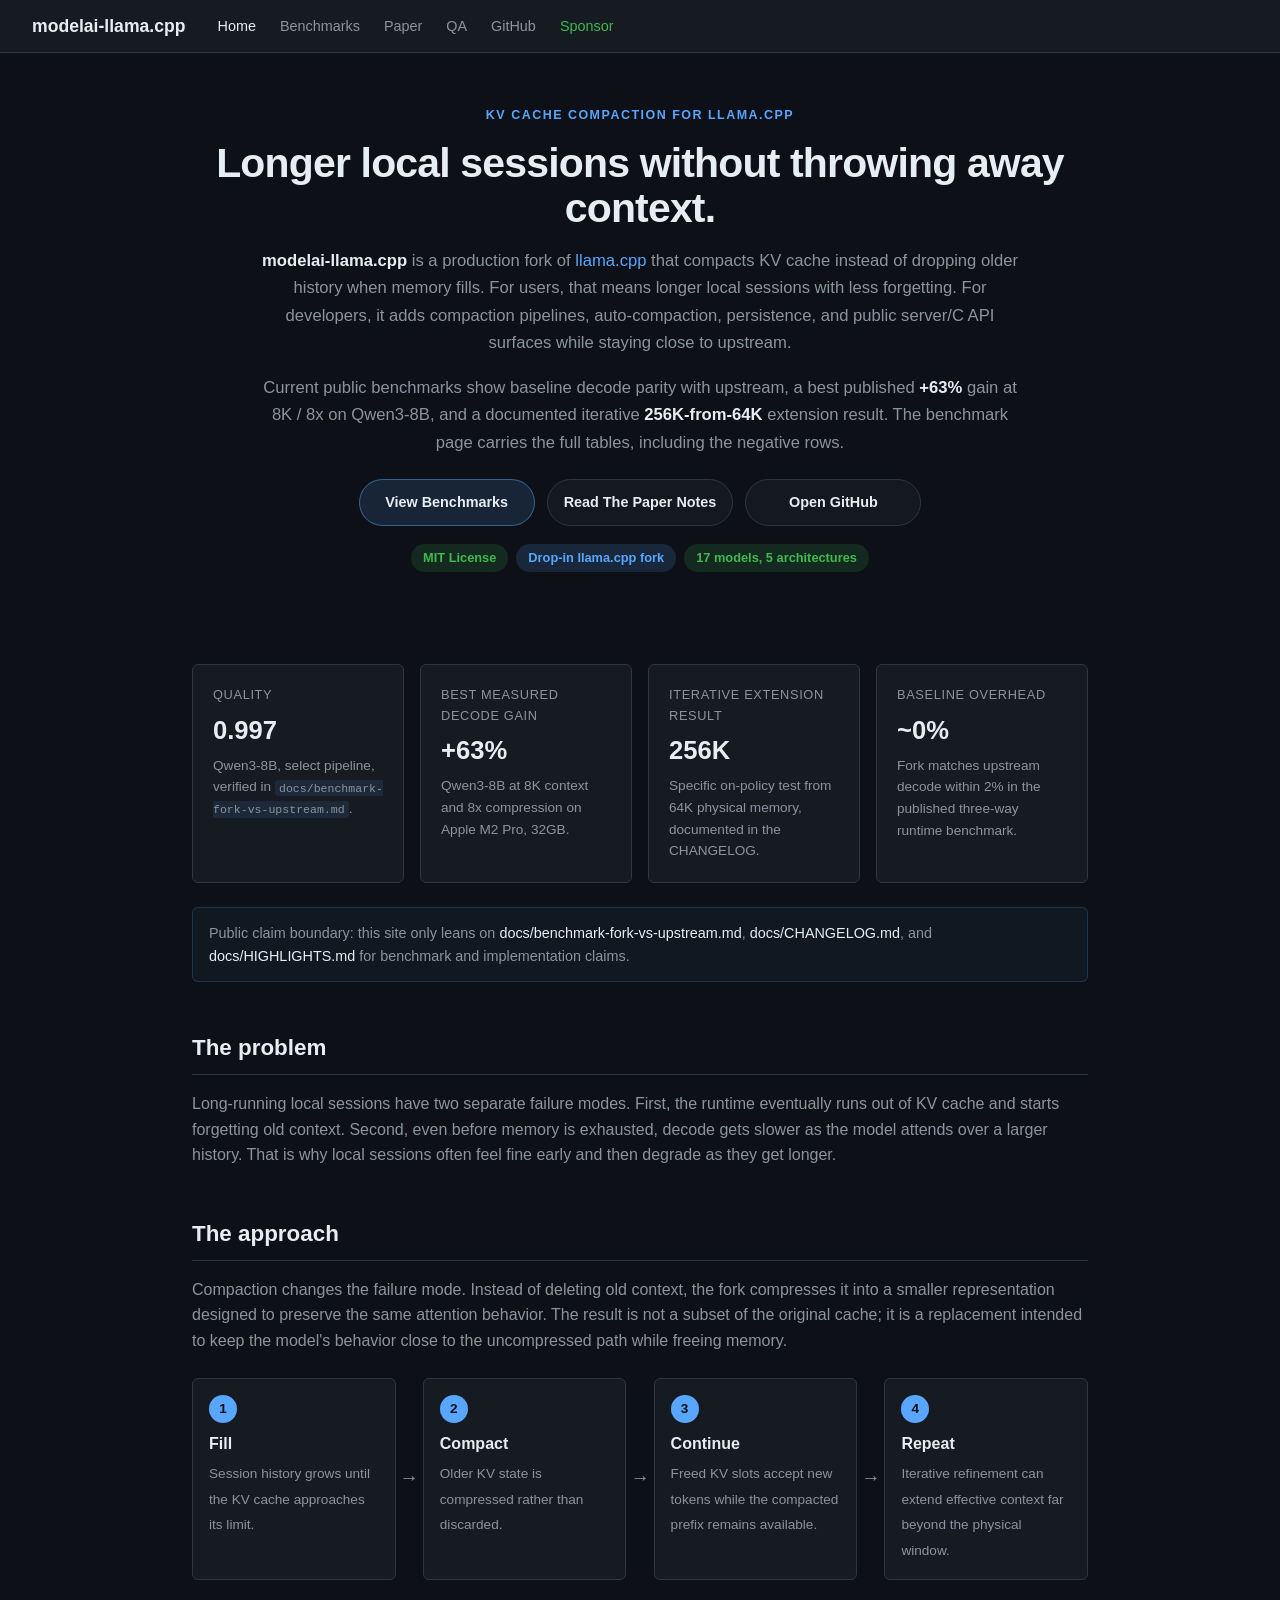
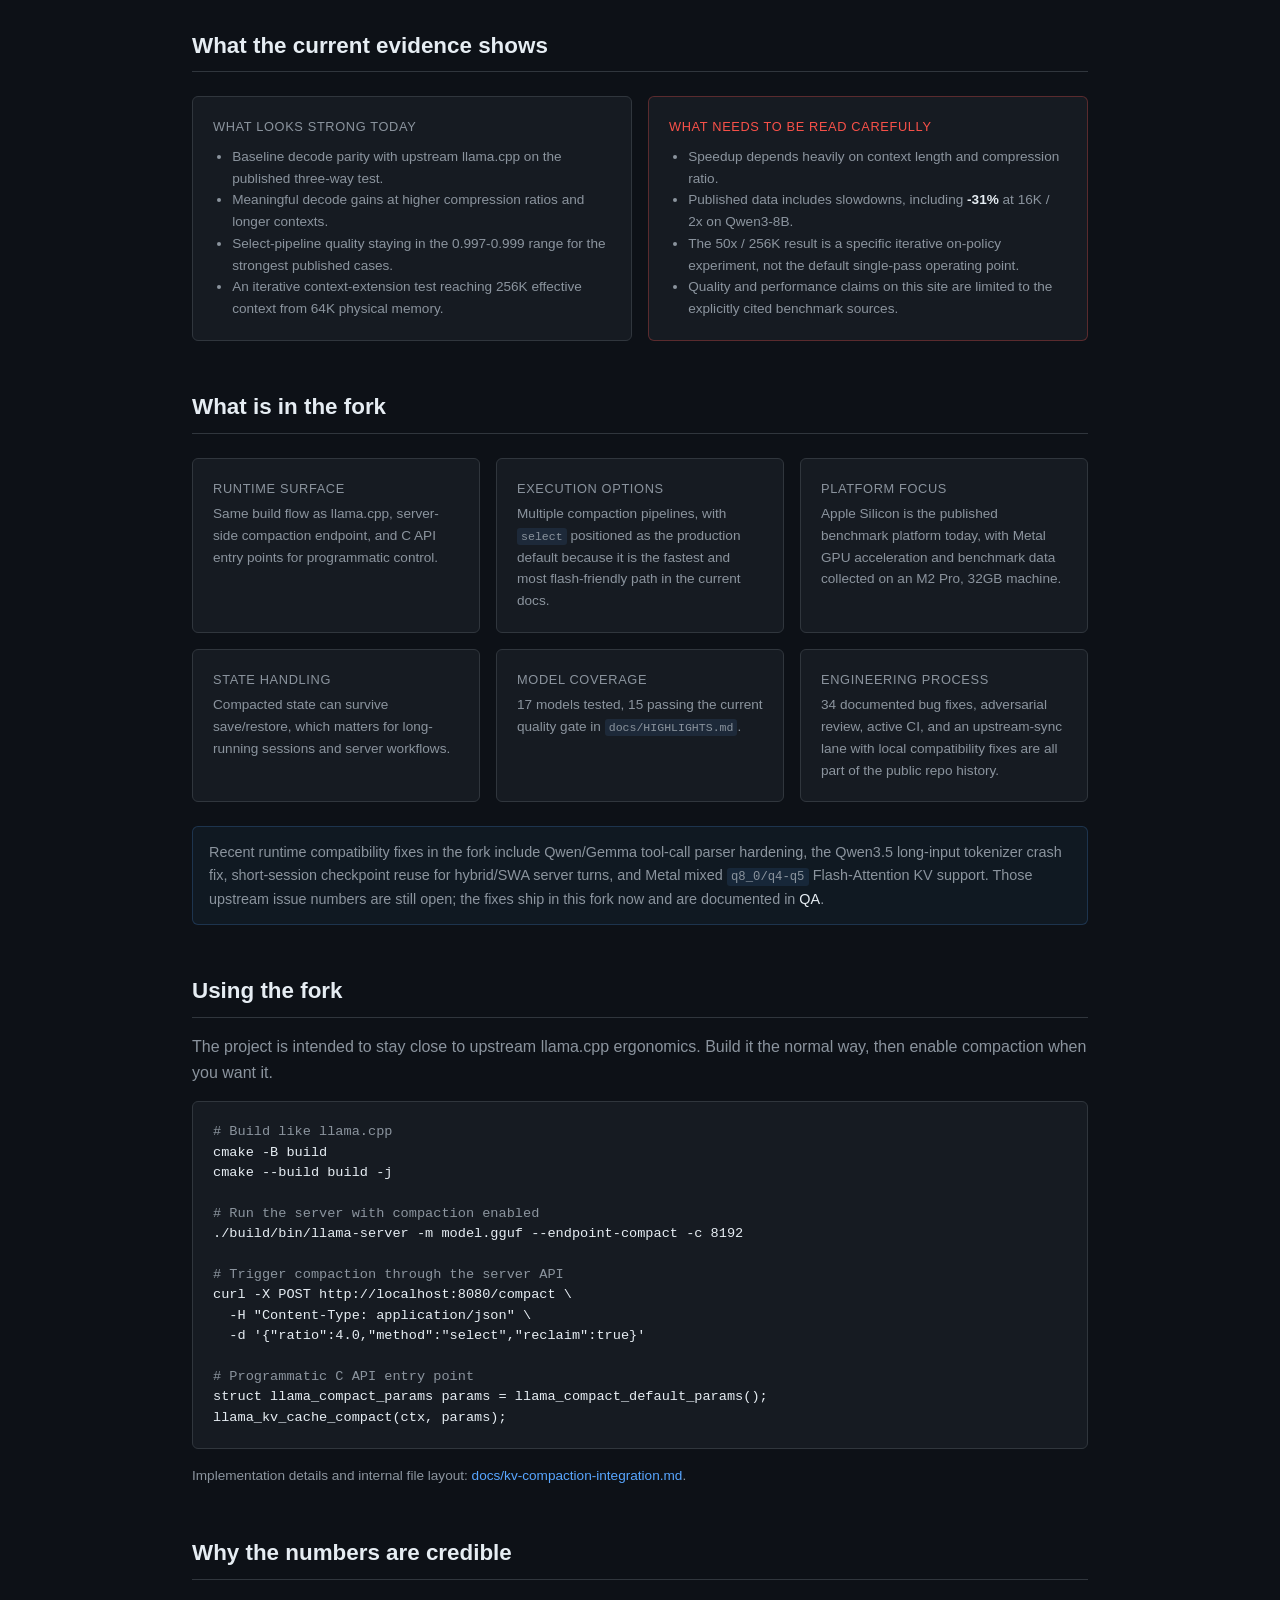
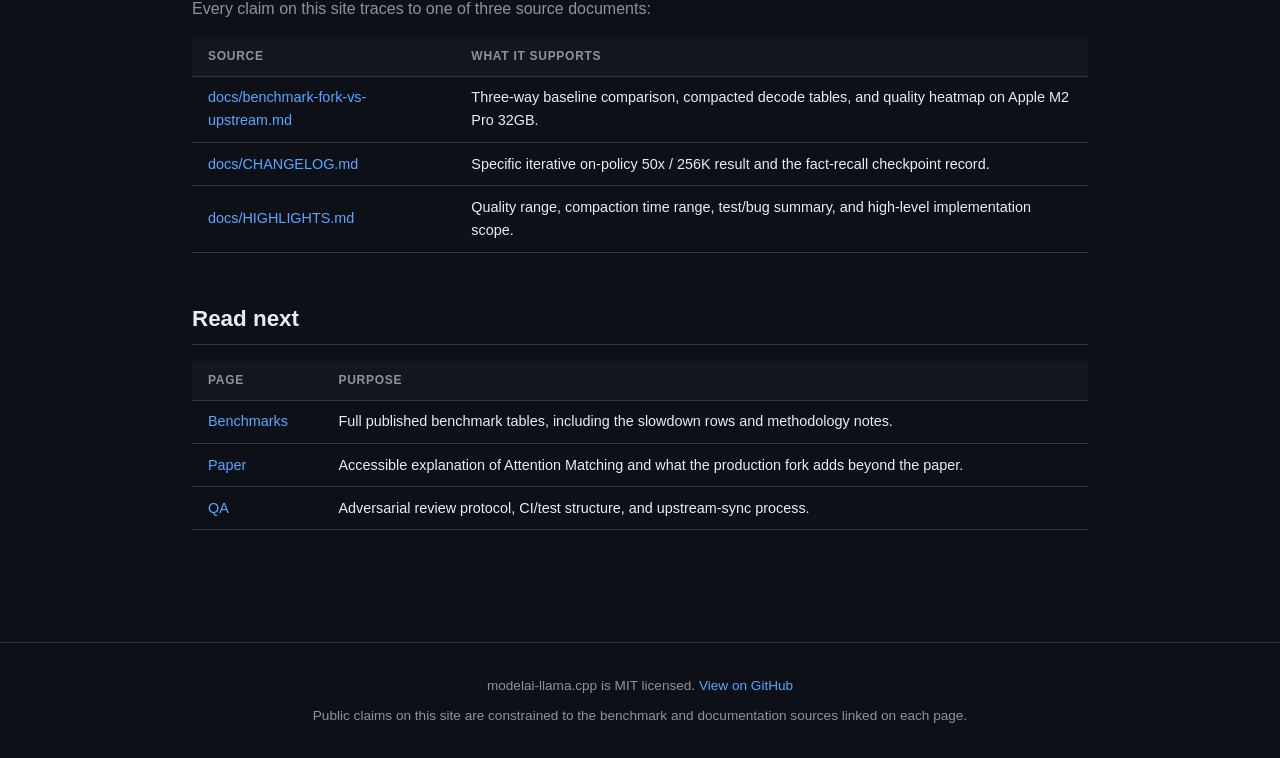
<file: site/index.html>
<!DOCTYPE html>
<html lang="en">
<head>
  <meta charset="UTF-8">
  <meta name="viewport" content="width=device-width, initial-scale=1.0">
  <title>modelai-llama.cpp — KV cache compaction for llama.cpp</title>
  <meta name="description" content="Production fork of llama.cpp with KV cache compaction. Verified baseline parity with upstream, up to +63% decode speed at 8K/8x, and a documented 256K iterative context-extension result.">
  <meta property="og:title" content="modelai-llama.cpp — KV cache compaction for llama.cpp">
  <meta property="og:description" content="Compress conversation memory instead of dropping it. Grounded benchmark data, explicit tradeoffs, and production implementation details.">
  <meta property="og:url" content="https://www.model-ai.org/">
  <meta property="og:type" content="website">
  <meta name="twitter:card" content="summary">
  <meta name="twitter:title" content="modelai-llama.cpp — KV cache compaction for llama.cpp">
  <meta name="twitter:description" content="What the fork does, what was measured, and where the current evidence is strong versus conditional.">
  <link rel="icon" href="data:image/svg+xml,<svg xmlns='http://www.w3.org/2000/svg' viewBox='0 0 100 100'><rect width='100' height='100' rx='20' fill='%230d1117'/><text x='50' y='68' font-size='55' text-anchor='middle' fill='%2358a6ff' font-family='system-ui' font-weight='700'>M</text></svg>">
  <link rel="stylesheet" href="style.css">
</head>
<body>
  <nav>
    <a href="index.html" class="logo">modelai-llama.cpp</a>
    <button class="nav-toggle" aria-label="Toggle navigation">&#9776;</button>
    <div class="links">
      <a href="index.html" class="active">Home</a>
      <a href="benchmarks.html">Benchmarks</a>
      <a href="paper.html">Paper</a>
      <a href="qa.html">QA</a>
      <a href="https://github.com/jandhyala-dev/modelai-llama.cpp" target="_blank" rel="noopener noreferrer">GitHub</a>
      <a href="https://github.com/sponsors/jandhyala-dev" target="_blank" rel="noopener noreferrer" style="color:var(--green)">Sponsor</a>
    </div>
  </nav>

  <div class="hero">
    <div class="hero-kicker">KV cache compaction for llama.cpp</div>
    <h1>Longer local sessions without throwing away context.</h1>
    <p class="hero-sub"><strong>modelai-llama.cpp</strong> is a production fork of <a href="https://github.com/ggml-org/llama.cpp" target="_blank" rel="noopener noreferrer">llama.cpp</a> that compacts KV cache instead of dropping older history when memory fills. For users, that means longer local sessions with less forgetting. For developers, it adds compaction pipelines, auto-compaction, persistence, and public server/C API surfaces while staying close to upstream.</p>
    <p class="hero-sub">Current public benchmarks show baseline decode parity with upstream, a best published <strong>+63%</strong> gain at 8K / 8x on Qwen3-8B, and a documented iterative <strong>256K-from-64K</strong> extension result. The benchmark page carries the full tables, including the negative rows.</p>
    <div class="hero-actions">
      <a class="button-link button-primary" href="benchmarks.html">View Benchmarks</a>
      <a class="button-link" href="paper.html">Read The Paper Notes</a>
      <a class="button-link" href="https://github.com/jandhyala-dev/modelai-llama.cpp" target="_blank" rel="noopener noreferrer">Open GitHub</a>
    </div>
    <div class="hero-badges">
      <span class="badge badge-green">MIT License</span>
      <span class="badge badge-blue">Drop-in llama.cpp fork</span>
      <span class="badge badge-green">17 models, 5 architectures</span>
    </div>
  </div>

  <div class="container">
    <div class="cards cards-4">
      <div class="card">
        <div class="label">Quality</div>
        <div class="value">0.997</div>
        <div class="detail">Qwen3-8B, select pipeline, verified in <code>docs/benchmark-fork-vs-upstream.md</code>.</div>
      </div>
      <div class="card">
        <div class="label">Best measured decode gain</div>
        <div class="value">+63%</div>
        <div class="detail">Qwen3-8B at 8K context and 8x compression on Apple M2 Pro, 32GB.</div>
      </div>
      <div class="card">
        <div class="label">Iterative extension result</div>
        <div class="value">256K</div>
        <div class="detail">Specific on-policy test from 64K physical memory, documented in the CHANGELOG.</div>
      </div>
      <div class="card">
        <div class="label">Baseline overhead</div>
        <div class="value">~0%</div>
        <div class="detail">Fork matches upstream decode within 2% in the published three-way runtime benchmark.</div>
      </div>
    </div>

    <div class="section-note">
      Public claim boundary: this site only leans on <a href="https://github.com/jandhyala-dev/modelai-llama.cpp/blob/modelai-main/docs/benchmark-fork-vs-upstream.md" target="_blank" rel="noopener noreferrer">docs/benchmark-fork-vs-upstream.md</a>, <a href="https://github.com/jandhyala-dev/modelai-llama.cpp/blob/modelai-main/docs/CHANGELOG.md" target="_blank" rel="noopener noreferrer">docs/CHANGELOG.md</a>, and <a href="https://github.com/jandhyala-dev/modelai-llama.cpp/blob/modelai-main/docs/HIGHLIGHTS.md" target="_blank" rel="noopener noreferrer">docs/HIGHLIGHTS.md</a> for benchmark and implementation claims.
    </div>

    <h2>The problem</h2>
    <p>Long-running local sessions have two separate failure modes. First, the runtime eventually runs out of KV cache and starts forgetting old context. Second, even before memory is exhausted, decode gets slower as the model attends over a larger history. That is why local sessions often feel fine early and then degrade as they get longer.</p>

    <h2>The approach</h2>
    <p>Compaction changes the failure mode. Instead of deleting old context, the fork compresses it into a smaller representation designed to preserve the same attention behavior. The result is not a subset of the original cache; it is a replacement intended to keep the model's behavior close to the uncompressed path while freeing memory.</p>

    <div class="flow-diagram">
      <div class="flow-step">
        <div class="flow-num">1</div>
        <div class="flow-content">
          <strong>Fill</strong>
          <span>Session history grows until the KV cache approaches its limit.</span>
        </div>
      </div>
      <div class="flow-arrow"></div>
      <div class="flow-step">
        <div class="flow-num">2</div>
        <div class="flow-content">
          <strong>Compact</strong>
          <span>Older KV state is compressed rather than discarded.</span>
        </div>
      </div>
      <div class="flow-arrow"></div>
      <div class="flow-step">
        <div class="flow-num">3</div>
        <div class="flow-content">
          <strong>Continue</strong>
          <span>Freed KV slots accept new tokens while the compacted prefix remains available.</span>
        </div>
      </div>
      <div class="flow-arrow"></div>
      <div class="flow-step">
        <div class="flow-num">4</div>
        <div class="flow-content">
          <strong>Repeat</strong>
          <span>Iterative refinement can extend effective context far beyond the physical window.</span>
        </div>
      </div>
    </div>

    <h2>What the current evidence shows</h2>
    <div class="cards cards-2">
      <div class="card">
        <div class="label">What looks strong today</div>
        <div class="detail">
          <ul style="padding-left:1.2rem; color:var(--text-muted); margin-top:0.5rem;">
            <li>Baseline decode parity with upstream llama.cpp on the published three-way test.</li>
            <li>Meaningful decode gains at higher compression ratios and longer contexts.</li>
            <li>Select-pipeline quality staying in the 0.997-0.999 range for the strongest published cases.</li>
            <li>An iterative context-extension test reaching 256K effective context from 64K physical memory.</li>
          </ul>
        </div>
      </div>
      <div class="card card-problem">
        <div class="label">What needs to be read carefully</div>
        <div class="detail">
          <ul style="padding-left:1.2rem; color:var(--text-muted); margin-top:0.5rem;">
            <li>Speedup depends heavily on context length and compression ratio.</li>
            <li>Published data includes slowdowns, including <strong style="color:var(--text)">-31%</strong> at 16K / 2x on Qwen3-8B.</li>
            <li>The 50x / 256K result is a specific iterative on-policy experiment, not the default single-pass operating point.</li>
            <li>Quality and performance claims on this site are limited to the explicitly cited benchmark sources.</li>
          </ul>
        </div>
      </div>
    </div>

    <h2>What is in the fork</h2>
    <div class="cards cards-3">
      <div class="card">
        <div class="label">Runtime surface</div>
        <div class="detail">Same build flow as llama.cpp, server-side compaction endpoint, and C API entry points for programmatic control.</div>
      </div>
      <div class="card">
        <div class="label">Execution options</div>
        <div class="detail">Multiple compaction pipelines, with <code>select</code> positioned as the production default because it is the fastest and most flash-friendly path in the current docs.</div>
      </div>
      <div class="card">
        <div class="label">Platform focus</div>
        <div class="detail">Apple Silicon is the published benchmark platform today, with Metal GPU acceleration and benchmark data collected on an M2 Pro, 32GB machine.</div>
      </div>
      <div class="card">
        <div class="label">State handling</div>
        <div class="detail">Compacted state can survive save/restore, which matters for long-running sessions and server workflows.</div>
      </div>
      <div class="card">
        <div class="label">Model coverage</div>
        <div class="detail">17 models tested, 15 passing the current quality gate in <code>docs/HIGHLIGHTS.md</code>.</div>
      </div>
      <div class="card">
        <div class="label">Engineering process</div>
        <div class="detail">34 documented bug fixes, adversarial review, active CI, and an upstream-sync lane with local compatibility fixes are all part of the public repo history.</div>
      </div>
    </div>

    <div class="section-note">
      Recent runtime compatibility fixes in the fork include Qwen/Gemma tool-call parser hardening, the Qwen3.5 long-input tokenizer crash fix, short-session checkpoint reuse for hybrid/SWA server turns, and Metal mixed <code>q8_0/q4-q5</code> Flash-Attention KV support. Those upstream issue numbers are still open; the fixes ship in this fork now and are documented in <a href="qa.html">QA</a>.
    </div>

    <h2>Using the fork</h2>
    <p>The project is intended to stay close to upstream llama.cpp ergonomics. Build it the normal way, then enable compaction when you want it.</p>
    <div class="code-block"><span class="code-comment"># Build like llama.cpp</span>
cmake -B build
cmake --build build -j

<span class="code-comment"># Run the server with compaction enabled</span>
./build/bin/llama-server -m model.gguf --endpoint-compact -c 8192

<span class="code-comment"># Trigger compaction through the server API</span>
curl -X POST http://localhost:8080/compact \
  -H "Content-Type: application/json" \
  -d '{"ratio":4.0,"method":"select","reclaim":true}'

<span class="code-comment"># Programmatic C API entry point</span>
struct llama_compact_params params = llama_compact_default_params();
llama_kv_cache_compact(ctx, params);</div>
    <p style="font-size:0.85rem;">Implementation details and internal file layout: <a href="https://github.com/jandhyala-dev/modelai-llama.cpp/blob/modelai-main/docs/kv-compaction-integration.md" target="_blank" rel="noopener noreferrer">docs/kv-compaction-integration.md</a>.</p>

    <h2>Why the numbers are credible</h2>
    <p>Every claim on this site traces to one of three source documents:</p>
    <div class="table-wrap">
      <table>
        <thead>
          <tr>
            <th style="text-align:left">Source</th>
            <th style="text-align:left">What it supports</th>
          </tr>
        </thead>
        <tbody>
          <tr>
            <td style="text-align:left"><a href="https://github.com/jandhyala-dev/modelai-llama.cpp/blob/modelai-main/docs/benchmark-fork-vs-upstream.md" target="_blank" rel="noopener noreferrer">docs/benchmark-fork-vs-upstream.md</a></td>
            <td style="text-align:left">Three-way baseline comparison, compacted decode tables, and quality heatmap on Apple M2 Pro 32GB.</td>
          </tr>
          <tr>
            <td style="text-align:left"><a href="https://github.com/jandhyala-dev/modelai-llama.cpp/blob/modelai-main/docs/CHANGELOG.md" target="_blank" rel="noopener noreferrer">docs/CHANGELOG.md</a></td>
            <td style="text-align:left">Specific iterative on-policy 50x / 256K result and the fact-recall checkpoint record.</td>
          </tr>
          <tr>
            <td style="text-align:left"><a href="https://github.com/jandhyala-dev/modelai-llama.cpp/blob/modelai-main/docs/HIGHLIGHTS.md" target="_blank" rel="noopener noreferrer">docs/HIGHLIGHTS.md</a></td>
            <td style="text-align:left">Quality range, compaction time range, test/bug summary, and high-level implementation scope.</td>
          </tr>
        </tbody>
      </table>
    </div>

    <h2>Read next</h2>
    <div class="table-wrap">
      <table>
        <thead>
          <tr>
            <th style="text-align:left">Page</th>
            <th style="text-align:left">Purpose</th>
          </tr>
        </thead>
        <tbody>
          <tr>
            <td style="text-align:left"><a href="benchmarks.html">Benchmarks</a></td>
            <td style="text-align:left">Full published benchmark tables, including the slowdown rows and methodology notes.</td>
          </tr>
          <tr>
            <td style="text-align:left"><a href="paper.html">Paper</a></td>
            <td style="text-align:left">Accessible explanation of Attention Matching and what the production fork adds beyond the paper.</td>
          </tr>
          <tr>
            <td style="text-align:left"><a href="qa.html">QA</a></td>
            <td style="text-align:left">Adversarial review protocol, CI/test structure, and upstream-sync process.</td>
          </tr>
        </tbody>
      </table>
    </div>
  </div>

  <footer>
    <p>modelai-llama.cpp is MIT licensed. <a href="https://github.com/jandhyala-dev/modelai-llama.cpp" target="_blank" rel="noopener noreferrer">View on GitHub</a></p>
    <p>Public claims on this site are constrained to the benchmark and documentation sources linked on each page.</p>
  </footer>

  <script>
    document.querySelector('.nav-toggle').addEventListener('click', function() {
      document.querySelector('nav .links').classList.toggle('open');
    });
  </script>
</body>
</html>
</file>
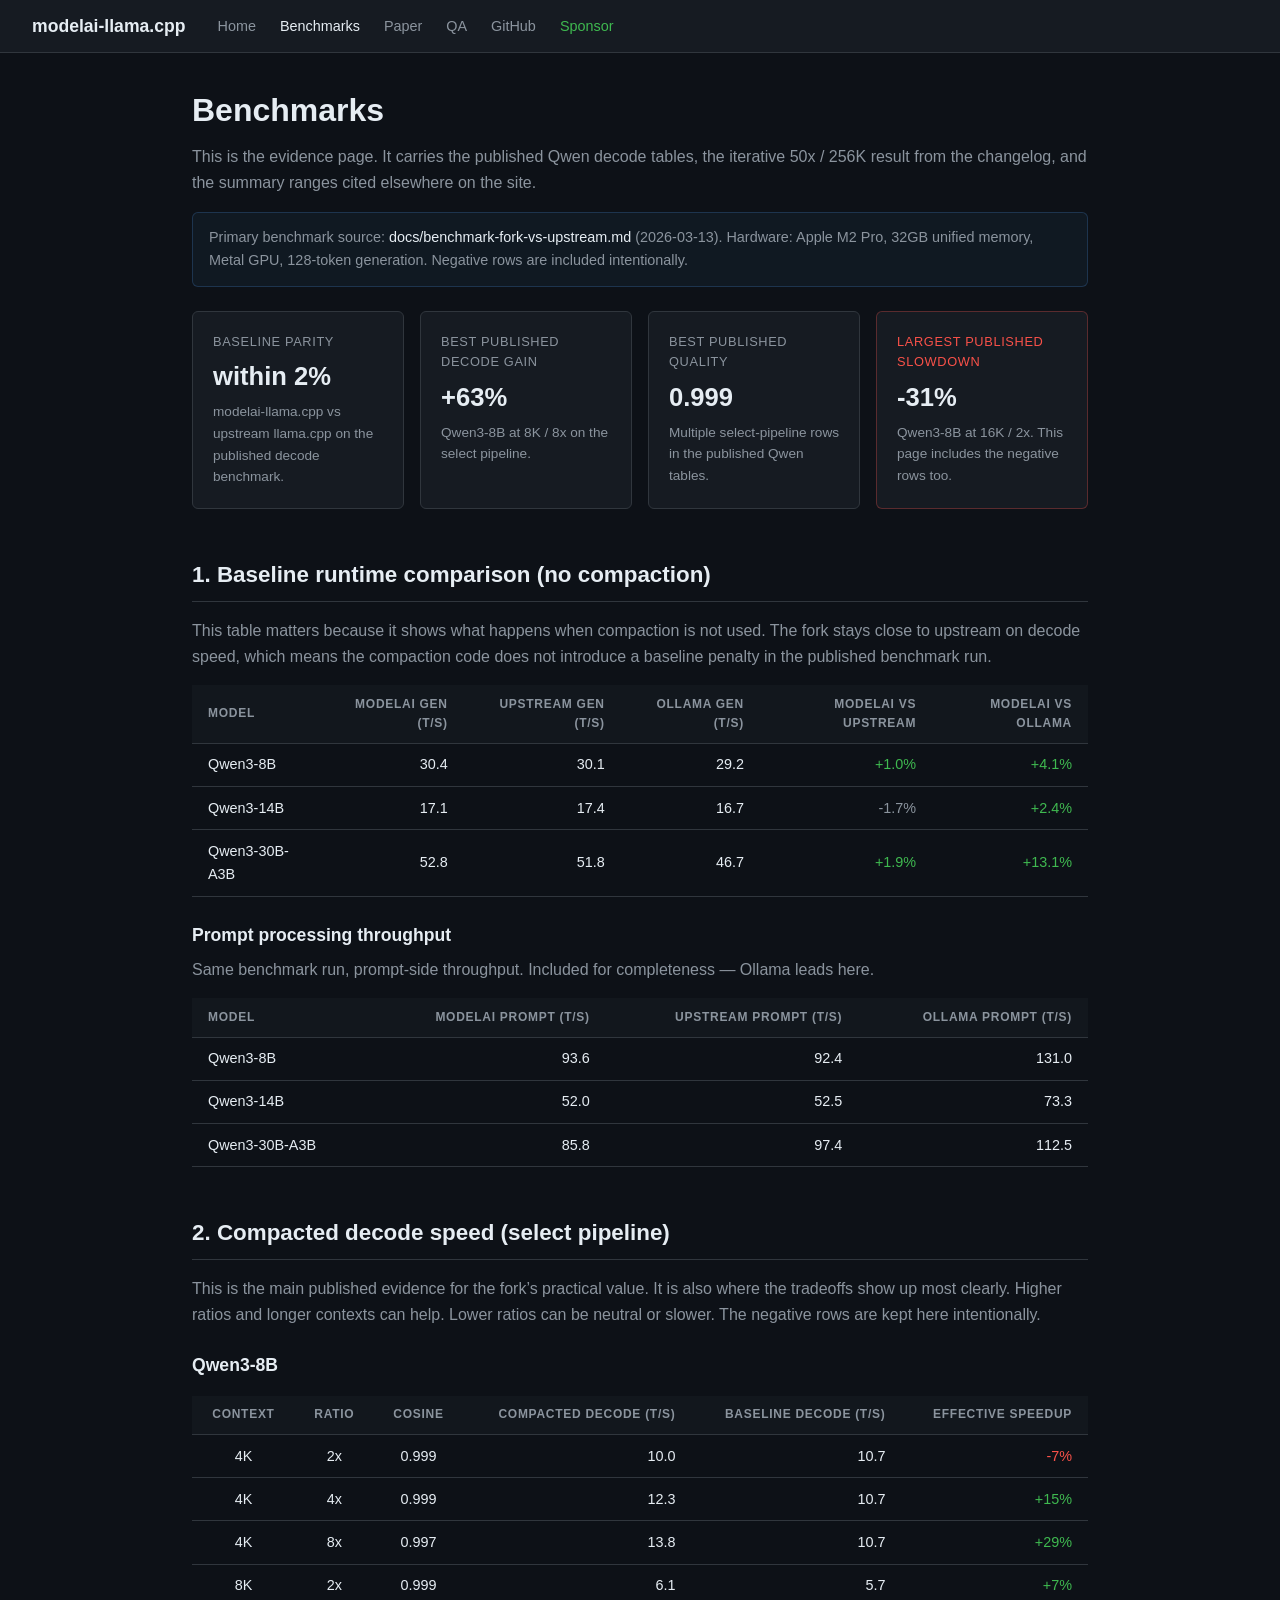
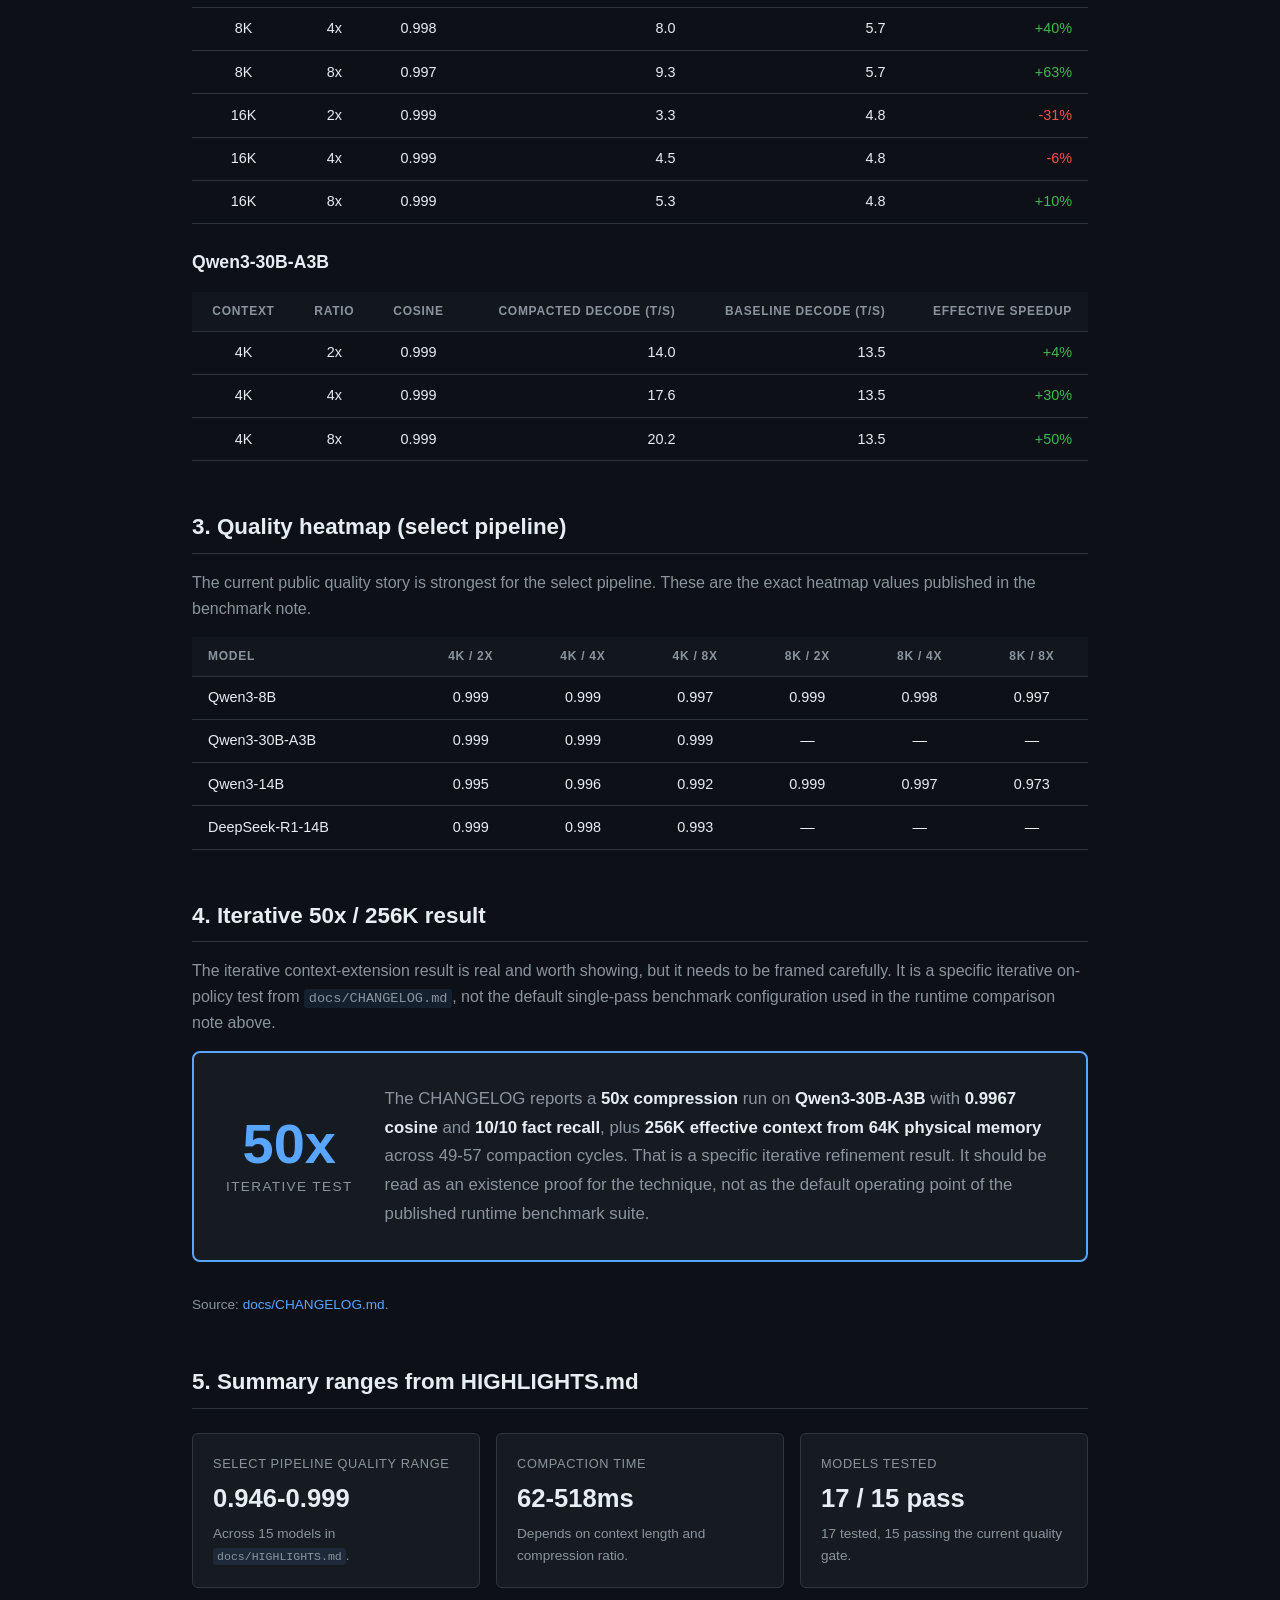
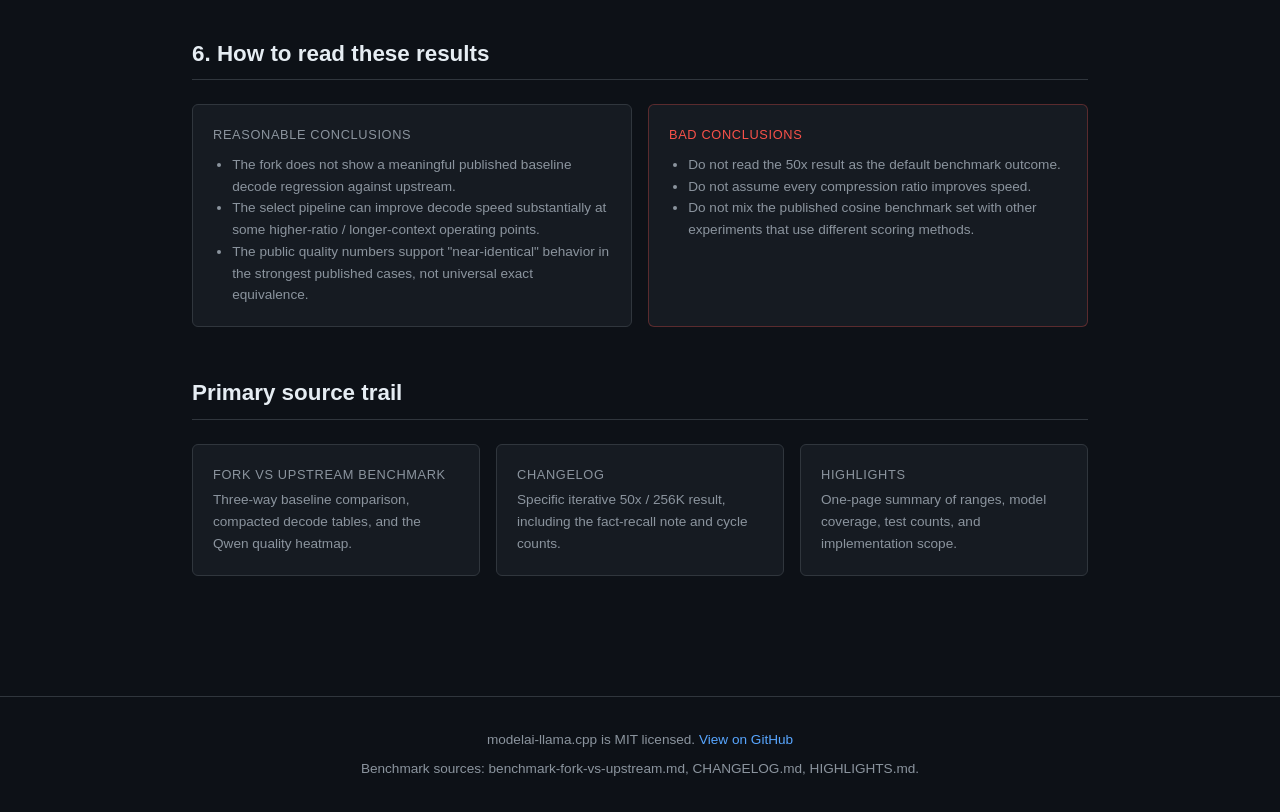
<file: site/benchmarks.html>
<!DOCTYPE html>
<html lang="en">
<head>
  <meta charset="UTF-8">
  <meta name="viewport" content="width=device-width, initial-scale=1.0">
  <title>Benchmarks — modelai-llama.cpp</title>
  <meta name="description" content="Published benchmark tables for modelai-llama.cpp, including baseline parity, compacted decode speed, slowdown rows, quality heatmaps, and iterative 256K context-extension notes.">
  <meta property="og:title" content="Benchmarks — modelai-llama.cpp">
  <meta property="og:description" content="Full benchmark tables with attribution, tradeoffs, and methodology notes.">
  <meta property="og:url" content="https://www.model-ai.org/benchmarks.html">
  <meta property="og:type" content="website">
  <meta name="twitter:card" content="summary">
  <link rel="icon" href="data:image/svg+xml,<svg xmlns='http://www.w3.org/2000/svg' viewBox='0 0 100 100'><rect width='100' height='100' rx='20' fill='%230d1117'/><text x='50' y='68' font-size='55' text-anchor='middle' fill='%2358a6ff' font-family='system-ui' font-weight='700'>M</text></svg>">
  <link rel="stylesheet" href="style.css">
</head>
<body>
  <nav>
    <a href="index.html" class="logo">modelai-llama.cpp</a>
    <button class="nav-toggle" aria-label="Toggle navigation">&#9776;</button>
    <div class="links">
      <a href="index.html">Home</a>
      <a href="benchmarks.html" class="active">Benchmarks</a>
      <a href="paper.html">Paper</a>
      <a href="qa.html">QA</a>
      <a href="https://github.com/jandhyala-dev/modelai-llama.cpp" target="_blank" rel="noopener noreferrer">GitHub</a>
      <a href="https://github.com/sponsors/jandhyala-dev" target="_blank" rel="noopener noreferrer" style="color:var(--green)">Sponsor</a>
    </div>
  </nav>

  <div class="container">
    <h1>Benchmarks</h1>
    <p>This is the evidence page. It carries the published Qwen decode tables, the iterative 50x / 256K result from the changelog, and the summary ranges cited elsewhere on the site.</p>
    <div class="section-note">
      Primary benchmark source: <a href="https://github.com/jandhyala-dev/modelai-llama.cpp/blob/modelai-main/docs/benchmark-fork-vs-upstream.md" target="_blank" rel="noopener noreferrer">docs/benchmark-fork-vs-upstream.md</a> (2026-03-13). Hardware: Apple M2 Pro, 32GB unified memory, Metal GPU, 128-token generation. Negative rows are included intentionally.
    </div>

    <div class="cards cards-4">
      <div class="card">
        <div class="label">Baseline parity</div>
        <div class="value">within 2%</div>
        <div class="detail">modelai-llama.cpp vs upstream llama.cpp on the published decode benchmark.</div>
      </div>
      <div class="card">
        <div class="label">Best published decode gain</div>
        <div class="value">+63%</div>
        <div class="detail">Qwen3-8B at 8K / 8x on the select pipeline.</div>
      </div>
      <div class="card">
        <div class="label">Best published quality</div>
        <div class="value">0.999</div>
        <div class="detail">Multiple select-pipeline rows in the published Qwen tables.</div>
      </div>
      <div class="card card-problem">
        <div class="label">Largest published slowdown</div>
        <div class="value">-31%</div>
        <div class="detail">Qwen3-8B at 16K / 2x. This page includes the negative rows too.</div>
      </div>
    </div>

    <h2>1. Baseline runtime comparison (no compaction)</h2>
    <p>This table matters because it shows what happens when compaction is not used. The fork stays close to upstream on decode speed, which means the compaction code does not introduce a baseline penalty in the published benchmark run.</p>
    <div class="table-wrap">
      <table>
        <thead>
          <tr>
            <th style="text-align:left">Model</th>
            <th style="text-align:right">modelai Gen (t/s)</th>
            <th style="text-align:right">upstream Gen (t/s)</th>
            <th style="text-align:right">Ollama Gen (t/s)</th>
            <th style="text-align:right">modelai vs upstream</th>
            <th style="text-align:right">modelai vs Ollama</th>
          </tr>
        </thead>
        <tbody>
          <tr>
            <td style="text-align:left">Qwen3-8B</td>
            <td style="text-align:right">30.4</td>
            <td style="text-align:right">30.1</td>
            <td style="text-align:right">29.2</td>
            <td style="text-align:right;color:var(--green)">+1.0%</td>
            <td style="text-align:right;color:var(--green)">+4.1%</td>
          </tr>
          <tr>
            <td style="text-align:left">Qwen3-14B</td>
            <td style="text-align:right">17.1</td>
            <td style="text-align:right">17.4</td>
            <td style="text-align:right">16.7</td>
            <td style="text-align:right;color:var(--text-muted)">-1.7%</td>
            <td style="text-align:right;color:var(--green)">+2.4%</td>
          </tr>
          <tr>
            <td style="text-align:left">Qwen3-30B-A3B</td>
            <td style="text-align:right">52.8</td>
            <td style="text-align:right">51.8</td>
            <td style="text-align:right">46.7</td>
            <td style="text-align:right;color:var(--green)">+1.9%</td>
            <td style="text-align:right;color:var(--green)">+13.1%</td>
          </tr>
        </tbody>
      </table>
    </div>

    <h3>Prompt processing throughput</h3>
    <p>Same benchmark run, prompt-side throughput. Included for completeness — Ollama leads here.</p>
    <div class="table-wrap">
      <table>
        <thead>
          <tr>
            <th style="text-align:left">Model</th>
            <th style="text-align:right">modelai Prompt (t/s)</th>
            <th style="text-align:right">upstream Prompt (t/s)</th>
            <th style="text-align:right">Ollama Prompt (t/s)</th>
          </tr>
        </thead>
        <tbody>
          <tr>
            <td style="text-align:left">Qwen3-8B</td>
            <td style="text-align:right">93.6</td>
            <td style="text-align:right">92.4</td>
            <td style="text-align:right">131.0</td>
          </tr>
          <tr>
            <td style="text-align:left">Qwen3-14B</td>
            <td style="text-align:right">52.0</td>
            <td style="text-align:right">52.5</td>
            <td style="text-align:right">73.3</td>
          </tr>
          <tr>
            <td style="text-align:left">Qwen3-30B-A3B</td>
            <td style="text-align:right">85.8</td>
            <td style="text-align:right">97.4</td>
            <td style="text-align:right">112.5</td>
          </tr>
        </tbody>
      </table>
    </div>

    <h2>2. Compacted decode speed (select pipeline)</h2>
    <p>This is the main published evidence for the fork’s practical value. It is also where the tradeoffs show up most clearly. Higher ratios and longer contexts can help. Lower ratios can be neutral or slower. The negative rows are kept here intentionally.</p>

    <h3>Qwen3-8B</h3>
    <div class="table-wrap">
      <table>
        <thead>
          <tr>
            <th style="text-align:center">Context</th>
            <th style="text-align:center">Ratio</th>
            <th style="text-align:center">Cosine</th>
            <th style="text-align:right">Compacted Decode (t/s)</th>
            <th style="text-align:right">Baseline Decode (t/s)</th>
            <th style="text-align:right">Effective Speedup</th>
          </tr>
        </thead>
        <tbody>
          <tr><td style="text-align:center">4K</td><td style="text-align:center">2x</td><td style="text-align:center">0.999</td><td style="text-align:right">10.0</td><td style="text-align:right">10.7</td><td style="text-align:right;color:var(--red)">-7%</td></tr>
          <tr><td style="text-align:center">4K</td><td style="text-align:center">4x</td><td style="text-align:center">0.999</td><td style="text-align:right">12.3</td><td style="text-align:right">10.7</td><td style="text-align:right;color:var(--green)">+15%</td></tr>
          <tr><td style="text-align:center">4K</td><td style="text-align:center">8x</td><td style="text-align:center">0.997</td><td style="text-align:right">13.8</td><td style="text-align:right">10.7</td><td style="text-align:right;color:var(--green)">+29%</td></tr>
          <tr><td style="text-align:center">8K</td><td style="text-align:center">2x</td><td style="text-align:center">0.999</td><td style="text-align:right">6.1</td><td style="text-align:right">5.7</td><td style="text-align:right;color:var(--green)">+7%</td></tr>
          <tr><td style="text-align:center">8K</td><td style="text-align:center">4x</td><td style="text-align:center">0.998</td><td style="text-align:right">8.0</td><td style="text-align:right">5.7</td><td style="text-align:right;color:var(--green)">+40%</td></tr>
          <tr><td style="text-align:center">8K</td><td style="text-align:center">8x</td><td style="text-align:center">0.997</td><td style="text-align:right">9.3</td><td style="text-align:right">5.7</td><td style="text-align:right;color:var(--green)">+63%</td></tr>
          <tr><td style="text-align:center">16K</td><td style="text-align:center">2x</td><td style="text-align:center">0.999</td><td style="text-align:right">3.3</td><td style="text-align:right">4.8</td><td style="text-align:right;color:var(--red)">-31%</td></tr>
          <tr><td style="text-align:center">16K</td><td style="text-align:center">4x</td><td style="text-align:center">0.999</td><td style="text-align:right">4.5</td><td style="text-align:right">4.8</td><td style="text-align:right;color:var(--red)">-6%</td></tr>
          <tr><td style="text-align:center">16K</td><td style="text-align:center">8x</td><td style="text-align:center">0.999</td><td style="text-align:right">5.3</td><td style="text-align:right">4.8</td><td style="text-align:right;color:var(--green)">+10%</td></tr>
        </tbody>
      </table>
    </div>

    <h3>Qwen3-30B-A3B</h3>
    <div class="table-wrap">
      <table>
        <thead>
          <tr>
            <th style="text-align:center">Context</th>
            <th style="text-align:center">Ratio</th>
            <th style="text-align:center">Cosine</th>
            <th style="text-align:right">Compacted Decode (t/s)</th>
            <th style="text-align:right">Baseline Decode (t/s)</th>
            <th style="text-align:right">Effective Speedup</th>
          </tr>
        </thead>
        <tbody>
          <tr><td style="text-align:center">4K</td><td style="text-align:center">2x</td><td style="text-align:center">0.999</td><td style="text-align:right">14.0</td><td style="text-align:right">13.5</td><td style="text-align:right;color:var(--green)">+4%</td></tr>
          <tr><td style="text-align:center">4K</td><td style="text-align:center">4x</td><td style="text-align:center">0.999</td><td style="text-align:right">17.6</td><td style="text-align:right">13.5</td><td style="text-align:right;color:var(--green)">+30%</td></tr>
          <tr><td style="text-align:center">4K</td><td style="text-align:center">8x</td><td style="text-align:center">0.999</td><td style="text-align:right">20.2</td><td style="text-align:right">13.5</td><td style="text-align:right;color:var(--green)">+50%</td></tr>
        </tbody>
      </table>
    </div>

    <h2>3. Quality heatmap (select pipeline)</h2>
    <p>The current public quality story is strongest for the select pipeline. These are the exact heatmap values published in the benchmark note.</p>
    <div class="table-wrap">
      <table>
        <thead>
          <tr>
            <th style="text-align:left">Model</th>
            <th style="text-align:center">4K / 2x</th>
            <th style="text-align:center">4K / 4x</th>
            <th style="text-align:center">4K / 8x</th>
            <th style="text-align:center">8K / 2x</th>
            <th style="text-align:center">8K / 4x</th>
            <th style="text-align:center">8K / 8x</th>
          </tr>
        </thead>
        <tbody>
          <tr><td style="text-align:left">Qwen3-8B</td><td style="text-align:center">0.999</td><td style="text-align:center">0.999</td><td style="text-align:center">0.997</td><td style="text-align:center">0.999</td><td style="text-align:center">0.998</td><td style="text-align:center">0.997</td></tr>
          <tr><td style="text-align:left">Qwen3-30B-A3B</td><td style="text-align:center">0.999</td><td style="text-align:center">0.999</td><td style="text-align:center">0.999</td><td style="text-align:center">&mdash;</td><td style="text-align:center">&mdash;</td><td style="text-align:center">&mdash;</td></tr>
          <tr><td style="text-align:left">Qwen3-14B</td><td style="text-align:center">0.995</td><td style="text-align:center">0.996</td><td style="text-align:center">0.992</td><td style="text-align:center">0.999</td><td style="text-align:center">0.997</td><td style="text-align:center">0.973</td></tr>
          <tr><td style="text-align:left">DeepSeek-R1-14B</td><td style="text-align:center">0.999</td><td style="text-align:center">0.998</td><td style="text-align:center">0.993</td><td style="text-align:center">&mdash;</td><td style="text-align:center">&mdash;</td><td style="text-align:center">&mdash;</td></tr>
        </tbody>
      </table>
    </div>

    <h2>4. Iterative 50x / 256K result</h2>
    <p>The iterative context-extension result is real and worth showing, but it needs to be framed carefully. It is a specific iterative on-policy test from <code>docs/CHANGELOG.md</code>, not the default single-pass benchmark configuration used in the runtime comparison note above.</p>
    <div class="headline-result">
      <div class="headline-stat">
        <div class="headline-value">50x</div>
        <div class="headline-label">iterative test</div>
      </div>
      <div class="headline-detail">
        <p>The CHANGELOG reports a <strong>50x compression</strong> run on <strong>Qwen3-30B-A3B</strong> with <strong>0.9967 cosine</strong> and <strong>10/10 fact recall</strong>, plus <strong>256K effective context from 64K physical memory</strong> across 49-57 compaction cycles. That is a specific iterative refinement result. It should be read as an existence proof for the technique, not as the default operating point of the published runtime benchmark suite.</p>
      </div>
    </div>
    <p style="font-size:0.85rem;">Source: <a href="https://github.com/jandhyala-dev/modelai-llama.cpp/blob/modelai-main/docs/CHANGELOG.md" target="_blank" rel="noopener noreferrer">docs/CHANGELOG.md</a>.</p>

    <h2>5. Summary ranges from HIGHLIGHTS.md</h2>
    <div class="cards cards-3">
      <div class="card">
        <div class="label">Select pipeline quality range</div>
        <div class="value">0.946-0.999</div>
        <div class="detail">Across 15 models in <code>docs/HIGHLIGHTS.md</code>.</div>
      </div>
      <div class="card">
        <div class="label">Compaction time</div>
        <div class="value">62-518ms</div>
        <div class="detail">Depends on context length and compression ratio.</div>
      </div>
      <div class="card">
        <div class="label">Models tested</div>
        <div class="value">17 / 15 pass</div>
        <div class="detail">17 tested, 15 passing the current quality gate.</div>
      </div>
    </div>

    <h2>6. How to read these results</h2>
    <div class="cards cards-2">
      <div class="card">
        <div class="label">Reasonable conclusions</div>
        <div class="detail">
          <ul style="padding-left:1.2rem; color:var(--text-muted); margin-top:0.5rem;">
            <li>The fork does not show a meaningful published baseline decode regression against upstream.</li>
            <li>The select pipeline can improve decode speed substantially at some higher-ratio / longer-context operating points.</li>
            <li>The public quality numbers support "near-identical" behavior in the strongest published cases, not universal exact equivalence.</li>
          </ul>
        </div>
      </div>
      <div class="card card-problem">
        <div class="label">Bad conclusions</div>
        <div class="detail">
          <ul style="padding-left:1.2rem; color:var(--text-muted); margin-top:0.5rem;">
            <li>Do not read the 50x result as the default benchmark outcome.</li>
            <li>Do not assume every compression ratio improves speed.</li>
            <li>Do not mix the published cosine benchmark set with other experiments that use different scoring methods.</li>
          </ul>
        </div>
      </div>
    </div>

    <h2>Primary source trail</h2>
    <div class="cards cards-3">
      <div class="card">
        <div class="label">Fork vs upstream benchmark</div>
        <div class="detail">Three-way baseline comparison, compacted decode tables, and the Qwen quality heatmap.</div>
      </div>
      <div class="card">
        <div class="label">CHANGELOG</div>
        <div class="detail">Specific iterative 50x / 256K result, including the fact-recall note and cycle counts.</div>
      </div>
      <div class="card">
        <div class="label">HIGHLIGHTS</div>
        <div class="detail">One-page summary of ranges, model coverage, test counts, and implementation scope.</div>
      </div>
    </div>
  </div>

  <footer>
    <p>modelai-llama.cpp is MIT licensed. <a href="https://github.com/jandhyala-dev/modelai-llama.cpp" target="_blank" rel="noopener noreferrer">View on GitHub</a></p>
    <p>Benchmark sources: benchmark-fork-vs-upstream.md, CHANGELOG.md, HIGHLIGHTS.md.</p>
  </footer>

  <script>
    document.querySelector('.nav-toggle').addEventListener('click', function() {
      document.querySelector('nav .links').classList.toggle('open');
    });
  </script>
</body>
</html>
</file>
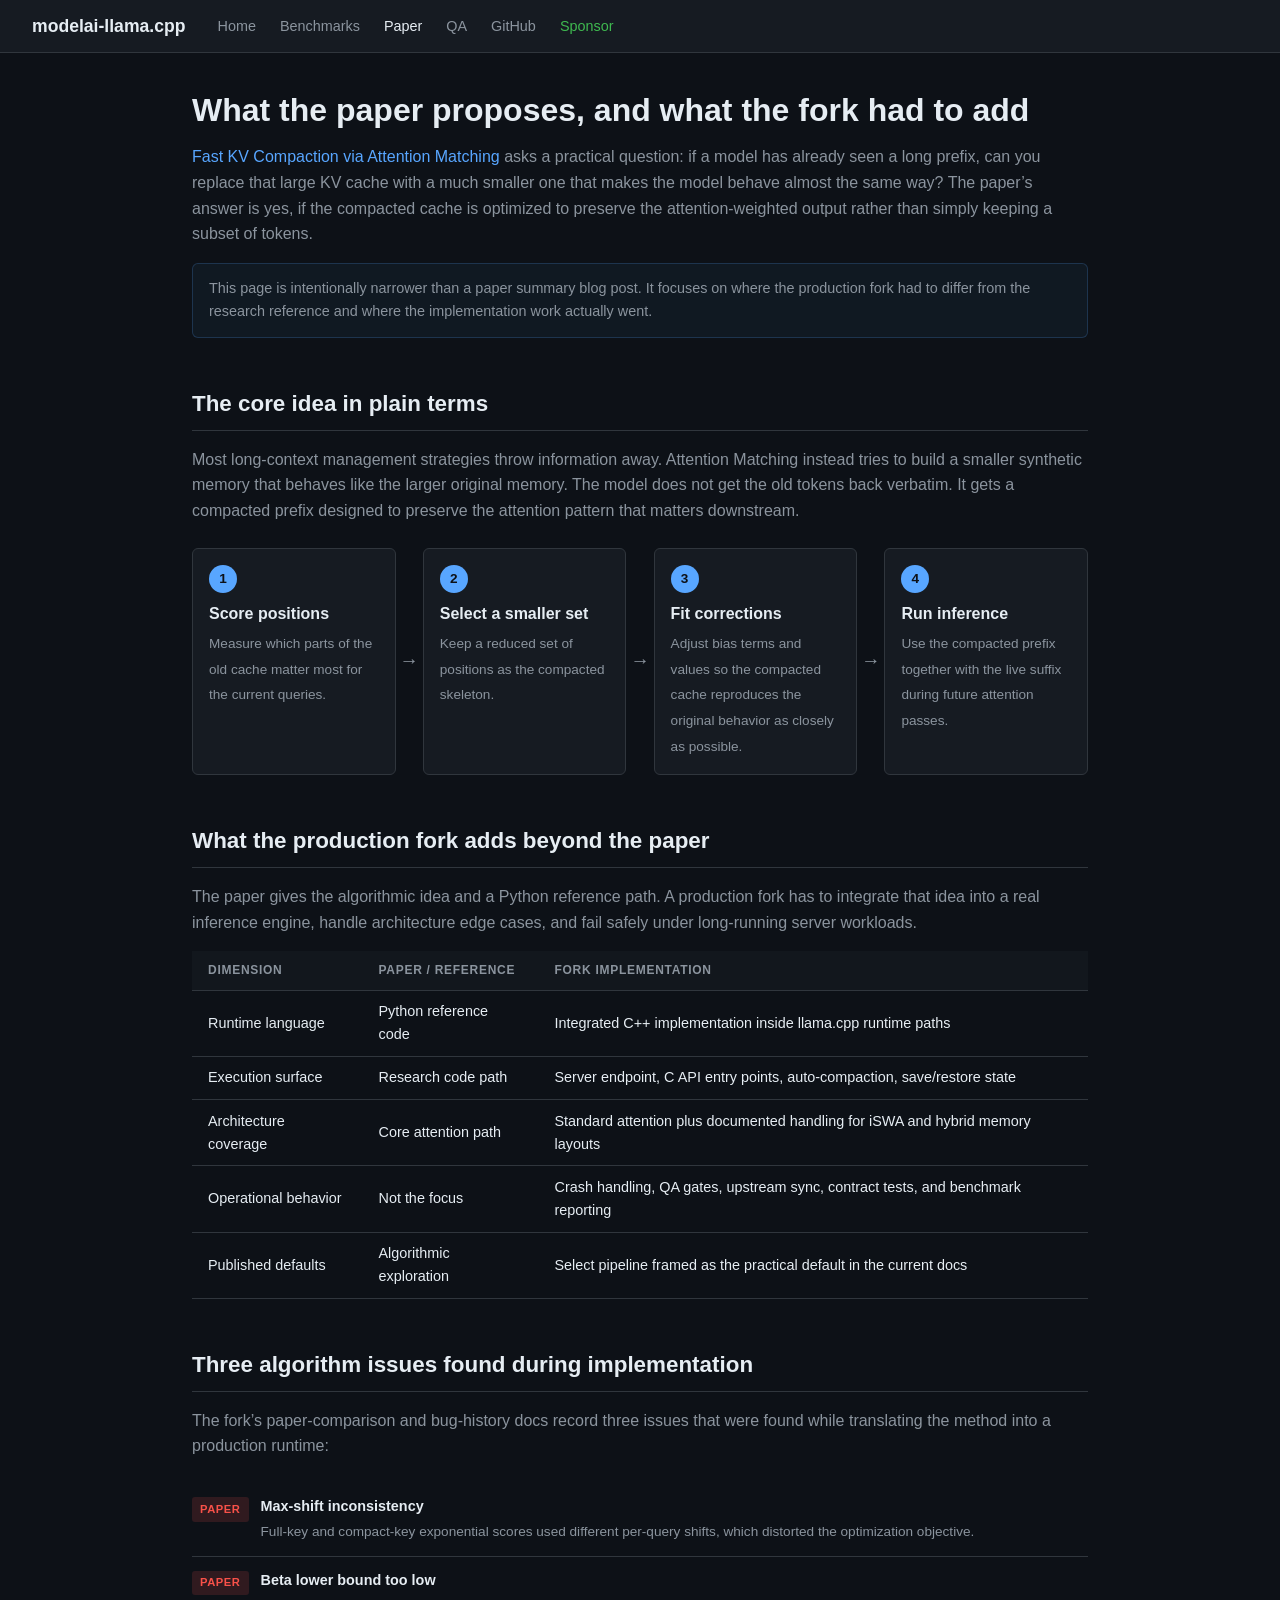
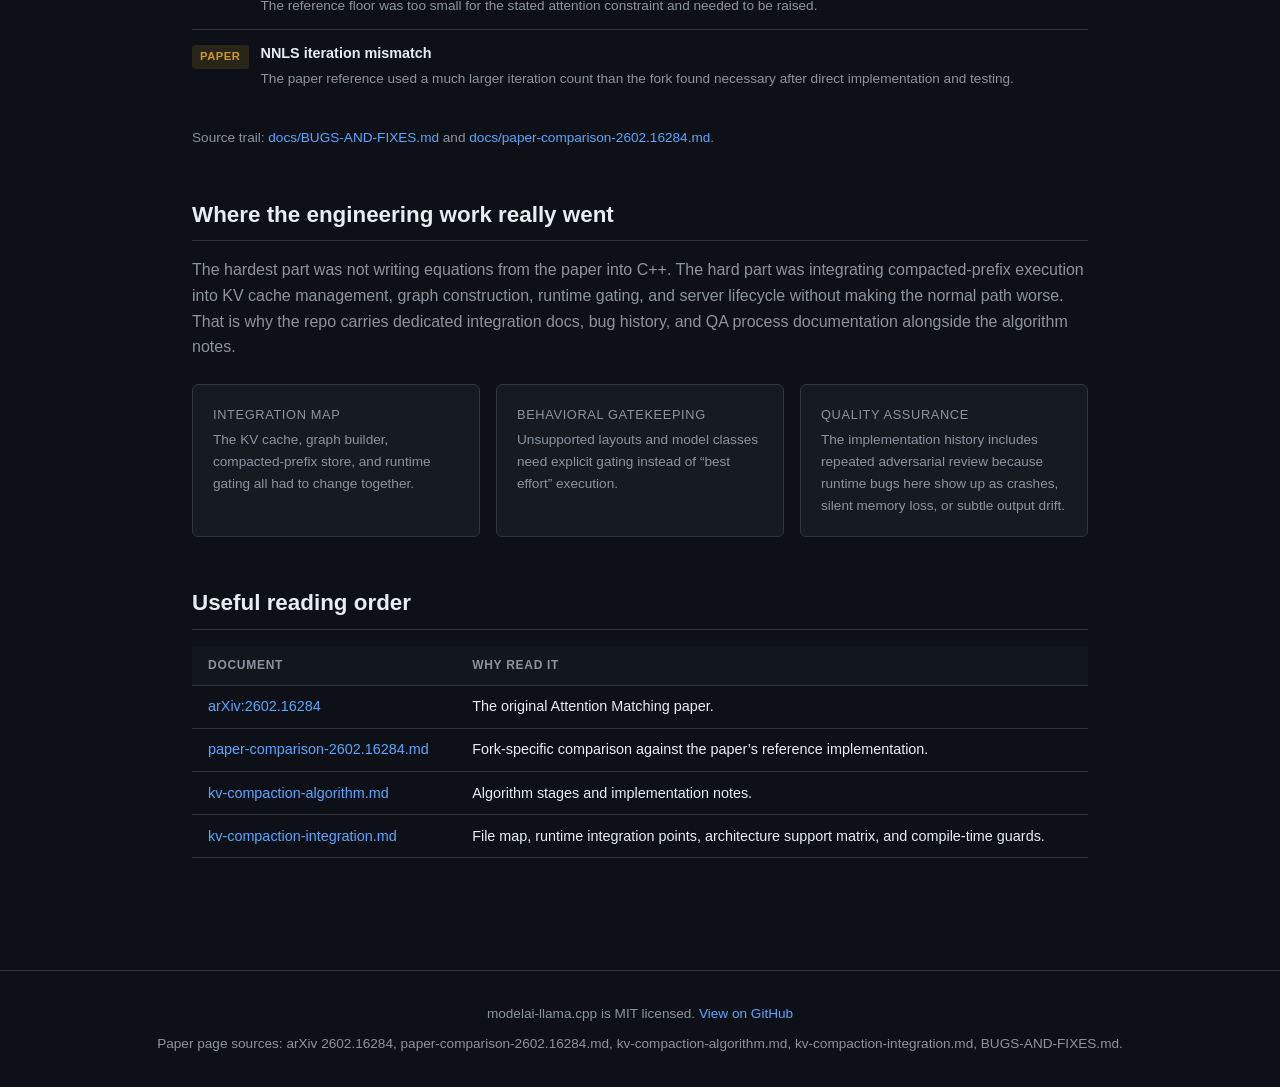
<file: site/paper.html>
<!DOCTYPE html>
<html lang="en">
<head>
  <meta charset="UTF-8">
  <meta name="viewport" content="width=device-width, initial-scale=1.0">
  <title>Paper — modelai-llama.cpp</title>
  <meta name="description" content="Accessible explanation of Attention Matching, what the modelai-llama.cpp fork adds beyond the paper, and where the production engineering work differed from the research reference.">
  <meta property="og:title" content="Paper — modelai-llama.cpp">
  <meta property="og:description" content="What the Attention Matching paper proposes, what this fork implements, and what changed in production.">
  <meta property="og:url" content="https://www.model-ai.org/paper.html">
  <meta property="og:type" content="website">
  <meta name="twitter:card" content="summary">
  <link rel="icon" href="data:image/svg+xml,<svg xmlns='http://www.w3.org/2000/svg' viewBox='0 0 100 100'><rect width='100' height='100' rx='20' fill='%230d1117'/><text x='50' y='68' font-size='55' text-anchor='middle' fill='%2358a6ff' font-family='system-ui' font-weight='700'>M</text></svg>">
  <link rel="stylesheet" href="style.css">
</head>
<body>
  <nav>
    <a href="index.html" class="logo">modelai-llama.cpp</a>
    <button class="nav-toggle" aria-label="Toggle navigation">&#9776;</button>
    <div class="links">
      <a href="index.html">Home</a>
      <a href="benchmarks.html">Benchmarks</a>
      <a href="paper.html" class="active">Paper</a>
      <a href="qa.html">QA</a>
      <a href="https://github.com/jandhyala-dev/modelai-llama.cpp" target="_blank" rel="noopener noreferrer">GitHub</a>
      <a href="https://github.com/sponsors/jandhyala-dev" target="_blank" rel="noopener noreferrer" style="color:var(--green)">Sponsor</a>
    </div>
  </nav>

  <div class="container">
    <h1>What the paper proposes, and what the fork had to add</h1>
    <p><a href="https://arxiv.org/abs/2602.16284" target="_blank" rel="noopener noreferrer">Fast KV Compaction via Attention Matching</a> asks a practical question: if a model has already seen a long prefix, can you replace that large KV cache with a much smaller one that makes the model behave almost the same way? The paper’s answer is yes, if the compacted cache is optimized to preserve the attention-weighted output rather than simply keeping a subset of tokens.</p>
    <div class="section-note">
      This page is intentionally narrower than a paper summary blog post. It focuses on where the production fork had to differ from the research reference and where the implementation work actually went.
    </div>

    <h2>The core idea in plain terms</h2>
    <p>Most long-context management strategies throw information away. Attention Matching instead tries to build a smaller synthetic memory that behaves like the larger original memory. The model does not get the old tokens back verbatim. It gets a compacted prefix designed to preserve the attention pattern that matters downstream.</p>

    <div class="flow-diagram">
      <div class="flow-step">
        <div class="flow-num">1</div>
        <div class="flow-content">
          <strong>Score positions</strong>
          <span>Measure which parts of the old cache matter most for the current queries.</span>
        </div>
      </div>
      <div class="flow-arrow"></div>
      <div class="flow-step">
        <div class="flow-num">2</div>
        <div class="flow-content">
          <strong>Select a smaller set</strong>
          <span>Keep a reduced set of positions as the compacted skeleton.</span>
        </div>
      </div>
      <div class="flow-arrow"></div>
      <div class="flow-step">
        <div class="flow-num">3</div>
        <div class="flow-content">
          <strong>Fit corrections</strong>
          <span>Adjust bias terms and values so the compacted cache reproduces the original behavior as closely as possible.</span>
        </div>
      </div>
      <div class="flow-arrow"></div>
      <div class="flow-step">
        <div class="flow-num">4</div>
        <div class="flow-content">
          <strong>Run inference</strong>
          <span>Use the compacted prefix together with the live suffix during future attention passes.</span>
        </div>
      </div>
    </div>

    <h2>What the production fork adds beyond the paper</h2>
    <p>The paper gives the algorithmic idea and a Python reference path. A production fork has to integrate that idea into a real inference engine, handle architecture edge cases, and fail safely under long-running server workloads.</p>
    <div class="table-wrap">
      <table>
        <thead>
          <tr>
            <th style="text-align:left">Dimension</th>
            <th style="text-align:left">Paper / reference</th>
            <th style="text-align:left">Fork implementation</th>
          </tr>
        </thead>
        <tbody>
          <tr><td style="text-align:left">Runtime language</td><td style="text-align:left">Python reference code</td><td style="text-align:left">Integrated C++ implementation inside llama.cpp runtime paths</td></tr>
          <tr><td style="text-align:left">Execution surface</td><td style="text-align:left">Research code path</td><td style="text-align:left">Server endpoint, C API entry points, auto-compaction, save/restore state</td></tr>
          <tr><td style="text-align:left">Architecture coverage</td><td style="text-align:left">Core attention path</td><td style="text-align:left">Standard attention plus documented handling for iSWA and hybrid memory layouts</td></tr>
          <tr><td style="text-align:left">Operational behavior</td><td style="text-align:left">Not the focus</td><td style="text-align:left">Crash handling, QA gates, upstream sync, contract tests, and benchmark reporting</td></tr>
          <tr><td style="text-align:left">Published defaults</td><td style="text-align:left">Algorithmic exploration</td><td style="text-align:left">Select pipeline framed as the practical default in the current docs</td></tr>
        </tbody>
      </table>
    </div>

    <h2>Three algorithm issues found during implementation</h2>
    <p>The fork’s paper-comparison and bug-history docs record three issues that were found while translating the method into a production runtime:</p>
    <div class="bug-highlights">
      <div class="bug-item">
        <span class="bug-severity bug-critical">Paper</span>
        <div>
          <strong>Max-shift inconsistency</strong>
          <span class="bug-desc">Full-key and compact-key exponential scores used different per-query shifts, which distorted the optimization objective.</span>
        </div>
      </div>
      <div class="bug-item">
        <span class="bug-severity bug-critical">Paper</span>
        <div>
          <strong>Beta lower bound too low</strong>
          <span class="bug-desc">The reference floor was too small for the stated attention constraint and needed to be raised.</span>
        </div>
      </div>
      <div class="bug-item">
        <span class="bug-severity bug-major">Paper</span>
        <div>
          <strong>NNLS iteration mismatch</strong>
          <span class="bug-desc">The paper reference used a much larger iteration count than the fork found necessary after direct implementation and testing.</span>
        </div>
      </div>
    </div>
    <p style="font-size:0.85rem;">Source trail: <a href="https://github.com/jandhyala-dev/modelai-llama.cpp/blob/modelai-main/docs/BUGS-AND-FIXES.md" target="_blank" rel="noopener noreferrer">docs/BUGS-AND-FIXES.md</a> and <a href="https://github.com/jandhyala-dev/modelai-llama.cpp/blob/modelai-main/docs/paper-comparison-2602.16284.md" target="_blank" rel="noopener noreferrer">docs/paper-comparison-2602.16284.md</a>.</p>

    <h2>Where the engineering work really went</h2>
    <p>The hardest part was not writing equations from the paper into C++. The hard part was integrating compacted-prefix execution into KV cache management, graph construction, runtime gating, and server lifecycle without making the normal path worse. That is why the repo carries dedicated integration docs, bug history, and QA process documentation alongside the algorithm notes.</p>

    <div class="cards cards-3">
      <div class="card">
        <div class="label">Integration map</div>
        <div class="detail">The KV cache, graph builder, compacted-prefix store, and runtime gating all had to change together.</div>
      </div>
      <div class="card">
        <div class="label">Behavioral gatekeeping</div>
        <div class="detail">Unsupported layouts and model classes need explicit gating instead of “best effort” execution.</div>
      </div>
      <div class="card">
        <div class="label">Quality assurance</div>
        <div class="detail">The implementation history includes repeated adversarial review because runtime bugs here show up as crashes, silent memory loss, or subtle output drift.</div>
      </div>
    </div>

    <h2>Useful reading order</h2>
    <div class="table-wrap">
      <table>
        <thead>
          <tr>
            <th style="text-align:left">Document</th>
            <th style="text-align:left">Why read it</th>
          </tr>
        </thead>
        <tbody>
          <tr><td style="text-align:left"><a href="https://arxiv.org/abs/2602.16284" target="_blank" rel="noopener noreferrer">arXiv:2602.16284</a></td><td style="text-align:left">The original Attention Matching paper.</td></tr>
          <tr><td style="text-align:left"><a href="https://github.com/jandhyala-dev/modelai-llama.cpp/blob/modelai-main/docs/paper-comparison-2602.16284.md" target="_blank" rel="noopener noreferrer">paper-comparison-2602.16284.md</a></td><td style="text-align:left">Fork-specific comparison against the paper’s reference implementation.</td></tr>
          <tr><td style="text-align:left"><a href="https://github.com/jandhyala-dev/modelai-llama.cpp/blob/modelai-main/docs/kv-compaction-algorithm.md" target="_blank" rel="noopener noreferrer">kv-compaction-algorithm.md</a></td><td style="text-align:left">Algorithm stages and implementation notes.</td></tr>
          <tr><td style="text-align:left"><a href="https://github.com/jandhyala-dev/modelai-llama.cpp/blob/modelai-main/docs/kv-compaction-integration.md" target="_blank" rel="noopener noreferrer">kv-compaction-integration.md</a></td><td style="text-align:left">File map, runtime integration points, architecture support matrix, and compile-time guards.</td></tr>
        </tbody>
      </table>
    </div>
  </div>

  <footer>
    <p>modelai-llama.cpp is MIT licensed. <a href="https://github.com/jandhyala-dev/modelai-llama.cpp" target="_blank" rel="noopener noreferrer">View on GitHub</a></p>
    <p>Paper page sources: arXiv 2602.16284, paper-comparison-2602.16284.md, kv-compaction-algorithm.md, kv-compaction-integration.md, BUGS-AND-FIXES.md.</p>
  </footer>

  <script>
    document.querySelector('.nav-toggle').addEventListener('click', function() {
      document.querySelector('nav .links').classList.toggle('open');
    });
  </script>
</body>
</html>
</file>
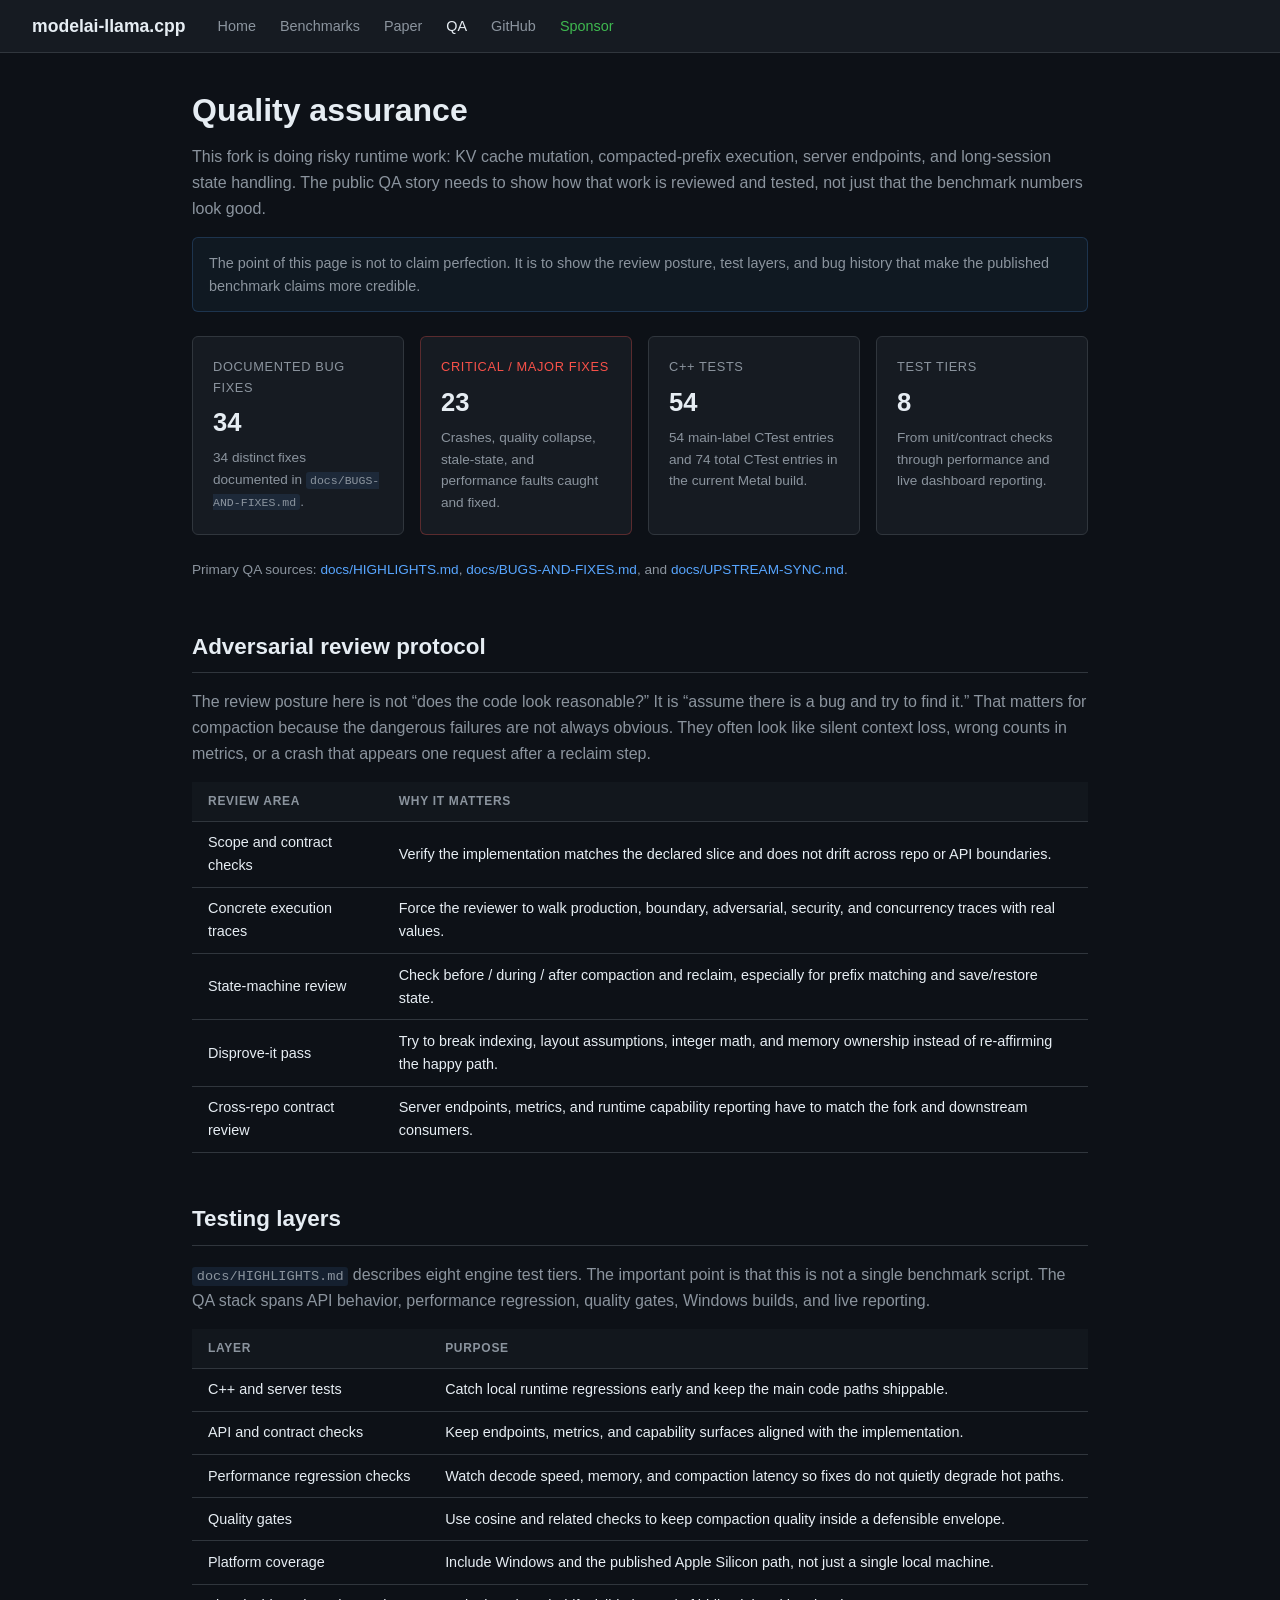
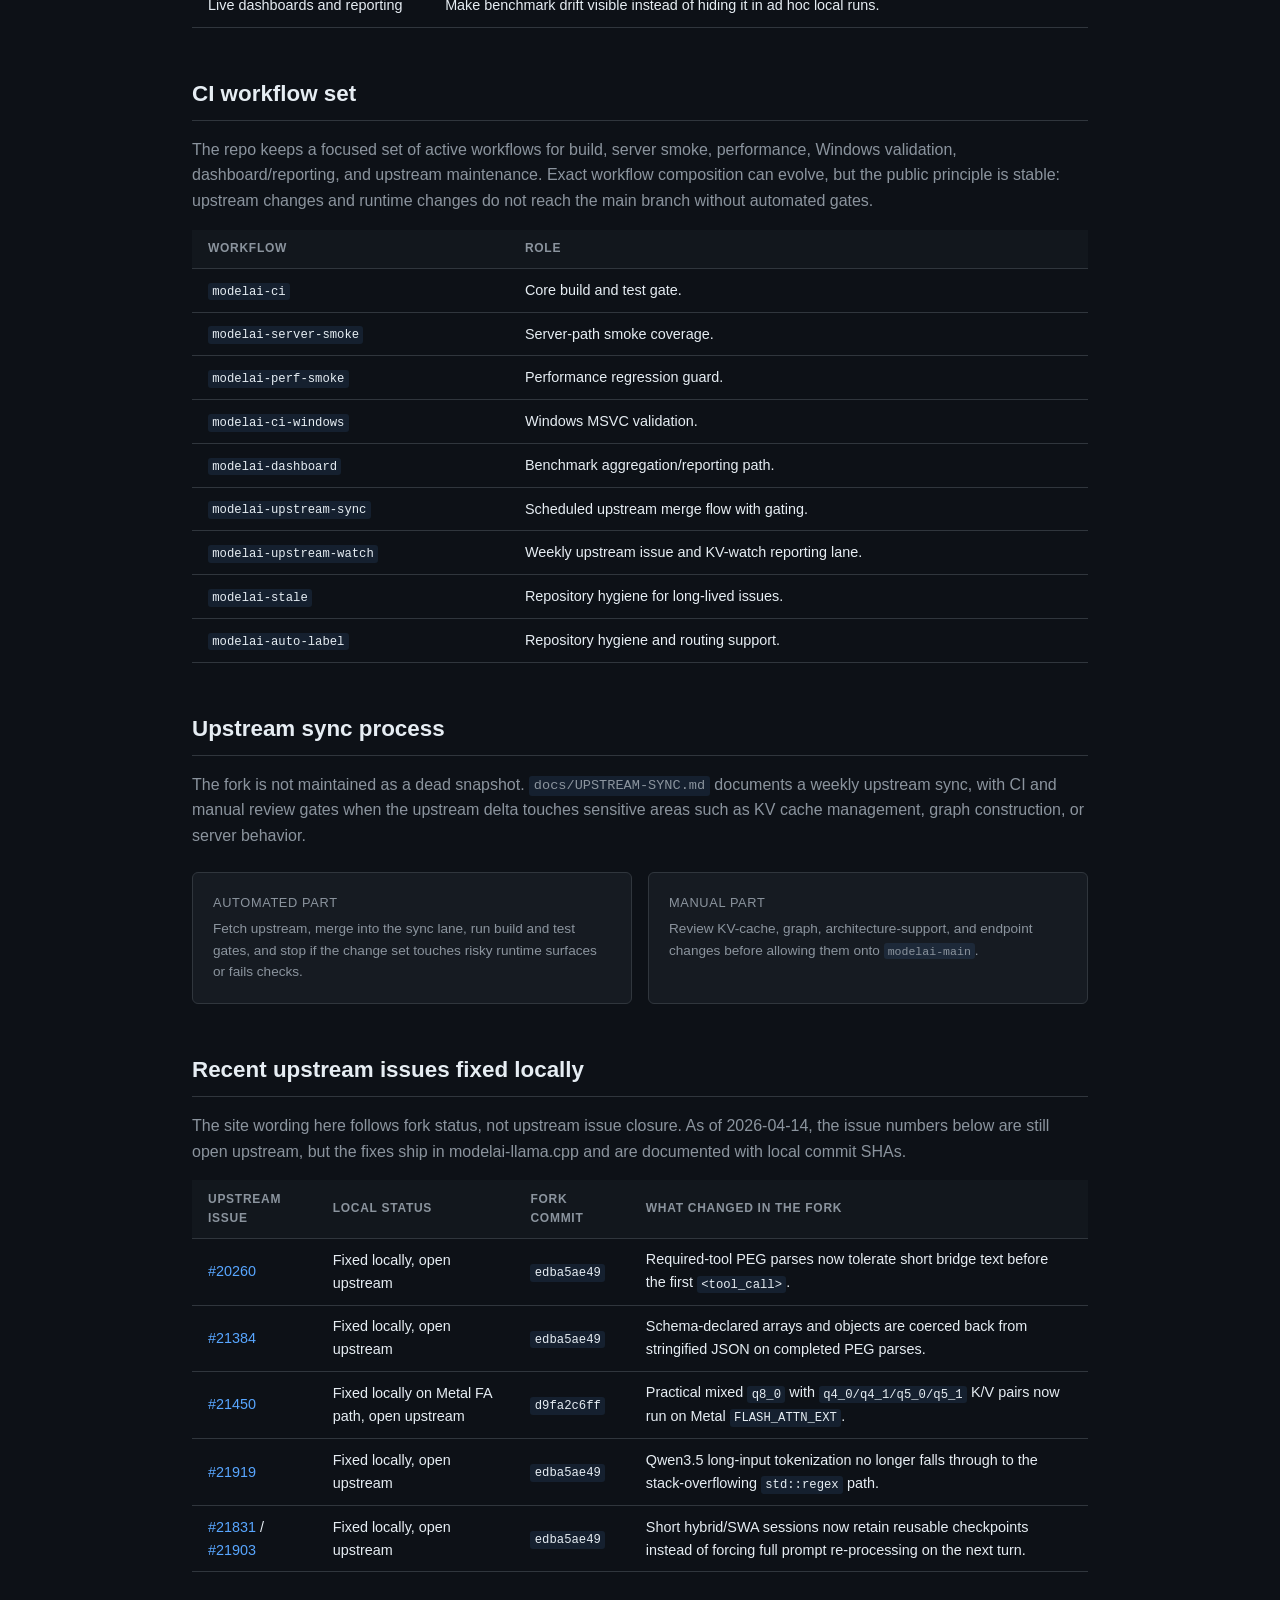
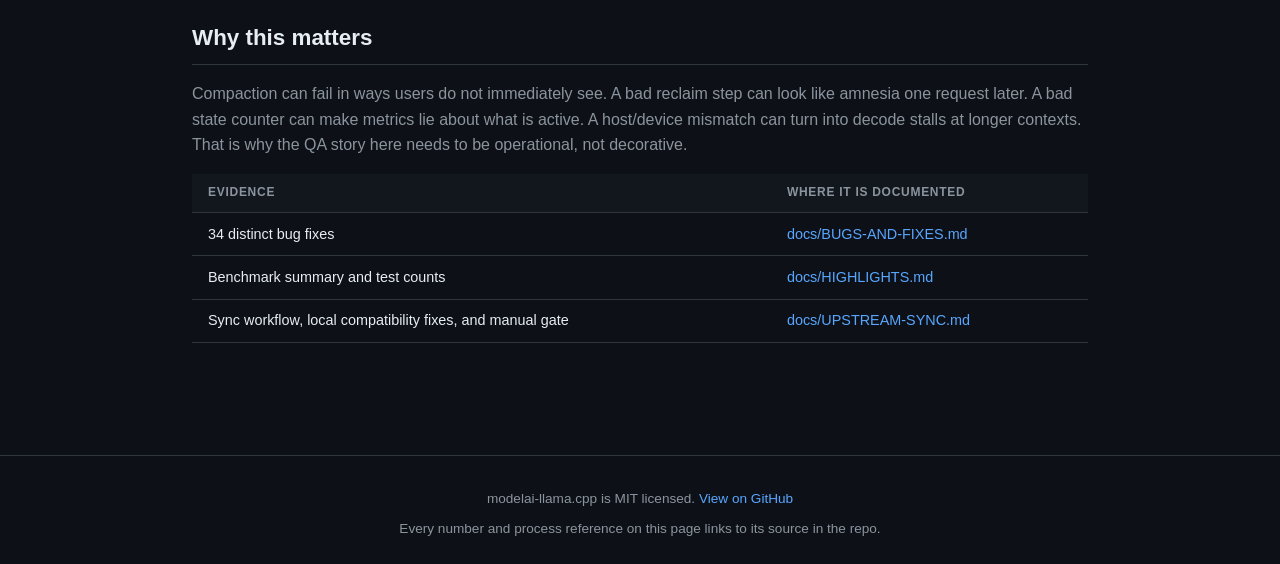
<file: site/qa.html>
<!DOCTYPE html>
<html lang="en">
<head>
  <meta charset="UTF-8">
  <meta name="viewport" content="width=device-width, initial-scale=1.0">
  <title>QA — modelai-llama.cpp</title>
  <meta name="description" content="How modelai-llama.cpp is reviewed and tested: adversarial review, CI, bug tracking, and weekly upstream sync.">
  <meta property="og:title" content="QA — modelai-llama.cpp">
  <meta property="og:description" content="Review standards, testing layers, bug history, and upstream-sync process.">
  <meta property="og:url" content="https://www.model-ai.org/qa.html">
  <meta property="og:type" content="website">
  <meta name="twitter:card" content="summary">
  <link rel="icon" href="data:image/svg+xml,<svg xmlns='http://www.w3.org/2000/svg' viewBox='0 0 100 100'><rect width='100' height='100' rx='20' fill='%230d1117'/><text x='50' y='68' font-size='55' text-anchor='middle' fill='%2358a6ff' font-family='system-ui' font-weight='700'>M</text></svg>">
  <link rel="stylesheet" href="style.css">
</head>
<body>
  <nav>
    <a href="index.html" class="logo">modelai-llama.cpp</a>
    <button class="nav-toggle" aria-label="Toggle navigation">&#9776;</button>
    <div class="links">
      <a href="index.html">Home</a>
      <a href="benchmarks.html">Benchmarks</a>
      <a href="paper.html">Paper</a>
      <a href="qa.html" class="active">QA</a>
      <a href="https://github.com/jandhyala-dev/modelai-llama.cpp" target="_blank" rel="noopener noreferrer">GitHub</a>
      <a href="https://github.com/sponsors/jandhyala-dev" target="_blank" rel="noopener noreferrer" style="color:var(--green)">Sponsor</a>
    </div>
  </nav>

  <div class="container">
    <h1>Quality assurance</h1>
    <p>This fork is doing risky runtime work: KV cache mutation, compacted-prefix execution, server endpoints, and long-session state handling. The public QA story needs to show how that work is reviewed and tested, not just that the benchmark numbers look good.</p>
    <div class="section-note">
      The point of this page is not to claim perfection. It is to show the review posture, test layers, and bug history that make the published benchmark claims more credible.
    </div>

    <div class="cards cards-4">
      <div class="card">
        <div class="label">Documented bug fixes</div>
        <div class="value">34</div>
        <div class="detail">34 distinct fixes documented in <code>docs/BUGS-AND-FIXES.md</code>.</div>
      </div>
      <div class="card card-problem">
        <div class="label">Critical / major fixes</div>
        <div class="value">23</div>
        <div class="detail">Crashes, quality collapse, stale-state, and performance faults caught and fixed.</div>
      </div>
      <div class="card">
        <div class="label">C++ tests</div>
        <div class="value">54</div>
        <div class="detail">54 main-label CTest entries and 74 total CTest entries in the current Metal build.</div>
      </div>
      <div class="card">
        <div class="label">Test tiers</div>
        <div class="value">8</div>
        <div class="detail">From unit/contract checks through performance and live dashboard reporting.</div>
      </div>
    </div>

    <p style="font-size:0.85rem;">Primary QA sources: <a href="https://github.com/jandhyala-dev/modelai-llama.cpp/blob/modelai-main/docs/HIGHLIGHTS.md" target="_blank" rel="noopener noreferrer">docs/HIGHLIGHTS.md</a>, <a href="https://github.com/jandhyala-dev/modelai-llama.cpp/blob/modelai-main/docs/BUGS-AND-FIXES.md" target="_blank" rel="noopener noreferrer">docs/BUGS-AND-FIXES.md</a>, and <a href="https://github.com/jandhyala-dev/modelai-llama.cpp/blob/modelai-main/docs/UPSTREAM-SYNC.md" target="_blank" rel="noopener noreferrer">docs/UPSTREAM-SYNC.md</a>.</p>

    <h2>Adversarial review protocol</h2>
    <p>The review posture here is not “does the code look reasonable?” It is “assume there is a bug and try to find it.” That matters for compaction because the dangerous failures are not always obvious. They often look like silent context loss, wrong counts in metrics, or a crash that appears one request after a reclaim step.</p>

    <div class="table-wrap">
      <table>
        <thead>
          <tr>
            <th style="text-align:left">Review area</th>
            <th style="text-align:left">Why it matters</th>
          </tr>
        </thead>
        <tbody>
          <tr><td style="text-align:left">Scope and contract checks</td><td style="text-align:left">Verify the implementation matches the declared slice and does not drift across repo or API boundaries.</td></tr>
          <tr><td style="text-align:left">Concrete execution traces</td><td style="text-align:left">Force the reviewer to walk production, boundary, adversarial, security, and concurrency traces with real values.</td></tr>
          <tr><td style="text-align:left">State-machine review</td><td style="text-align:left">Check before / during / after compaction and reclaim, especially for prefix matching and save/restore state.</td></tr>
          <tr><td style="text-align:left">Disprove-it pass</td><td style="text-align:left">Try to break indexing, layout assumptions, integer math, and memory ownership instead of re-affirming the happy path.</td></tr>
          <tr><td style="text-align:left">Cross-repo contract review</td><td style="text-align:left">Server endpoints, metrics, and runtime capability reporting have to match the fork and downstream consumers.</td></tr>
        </tbody>
      </table>
    </div>

    <h2>Testing layers</h2>
    <p><code>docs/HIGHLIGHTS.md</code> describes eight engine test tiers. The important point is that this is not a single benchmark script. The QA stack spans API behavior, performance regression, quality gates, Windows builds, and live reporting.</p>
    <div class="table-wrap">
      <table>
        <thead>
          <tr>
            <th style="text-align:left">Layer</th>
            <th style="text-align:left">Purpose</th>
          </tr>
        </thead>
        <tbody>
          <tr><td style="text-align:left">C++ and server tests</td><td style="text-align:left">Catch local runtime regressions early and keep the main code paths shippable.</td></tr>
          <tr><td style="text-align:left">API and contract checks</td><td style="text-align:left">Keep endpoints, metrics, and capability surfaces aligned with the implementation.</td></tr>
          <tr><td style="text-align:left">Performance regression checks</td><td style="text-align:left">Watch decode speed, memory, and compaction latency so fixes do not quietly degrade hot paths.</td></tr>
          <tr><td style="text-align:left">Quality gates</td><td style="text-align:left">Use cosine and related checks to keep compaction quality inside a defensible envelope.</td></tr>
          <tr><td style="text-align:left">Platform coverage</td><td style="text-align:left">Include Windows and the published Apple Silicon path, not just a single local machine.</td></tr>
          <tr><td style="text-align:left">Live dashboards and reporting</td><td style="text-align:left">Make benchmark drift visible instead of hiding it in ad hoc local runs.</td></tr>
        </tbody>
      </table>
    </div>

    <h2>CI workflow set</h2>
    <p>The repo keeps a focused set of active workflows for build, server smoke, performance, Windows validation, dashboard/reporting, and upstream maintenance. Exact workflow composition can evolve, but the public principle is stable: upstream changes and runtime changes do not reach the main branch without automated gates.</p>
    <div class="table-wrap">
      <table>
        <thead>
          <tr>
            <th style="text-align:left">Workflow</th>
            <th style="text-align:left">Role</th>
          </tr>
        </thead>
        <tbody>
          <tr><td style="text-align:left"><code>modelai-ci</code></td><td style="text-align:left">Core build and test gate.</td></tr>
          <tr><td style="text-align:left"><code>modelai-server-smoke</code></td><td style="text-align:left">Server-path smoke coverage.</td></tr>
          <tr><td style="text-align:left"><code>modelai-perf-smoke</code></td><td style="text-align:left">Performance regression guard.</td></tr>
          <tr><td style="text-align:left"><code>modelai-ci-windows</code></td><td style="text-align:left">Windows MSVC validation.</td></tr>
          <tr><td style="text-align:left"><code>modelai-dashboard</code></td><td style="text-align:left">Benchmark aggregation/reporting path.</td></tr>
          <tr><td style="text-align:left"><code>modelai-upstream-sync</code></td><td style="text-align:left">Scheduled upstream merge flow with gating.</td></tr>
          <tr><td style="text-align:left"><code>modelai-upstream-watch</code></td><td style="text-align:left">Weekly upstream issue and KV-watch reporting lane.</td></tr>
          <tr><td style="text-align:left"><code>modelai-stale</code></td><td style="text-align:left">Repository hygiene for long-lived issues.</td></tr>
          <tr><td style="text-align:left"><code>modelai-auto-label</code></td><td style="text-align:left">Repository hygiene and routing support.</td></tr>
        </tbody>
      </table>
    </div>

    <h2>Upstream sync process</h2>
    <p>The fork is not maintained as a dead snapshot. <code>docs/UPSTREAM-SYNC.md</code> documents a weekly upstream sync, with CI and manual review gates when the upstream delta touches sensitive areas such as KV cache management, graph construction, or server behavior.</p>
    <div class="cards cards-2">
      <div class="card">
        <div class="label">Automated part</div>
        <div class="detail">Fetch upstream, merge into the sync lane, run build and test gates, and stop if the change set touches risky runtime surfaces or fails checks.</div>
      </div>
      <div class="card">
        <div class="label">Manual part</div>
        <div class="detail">Review KV-cache, graph, architecture-support, and endpoint changes before allowing them onto <code>modelai-main</code>.</div>
      </div>
    </div>

    <h2>Recent upstream issues fixed locally</h2>
    <p>The site wording here follows fork status, not upstream issue closure. As of 2026-04-14, the issue numbers below are still open upstream, but the fixes ship in modelai-llama.cpp and are documented with local commit SHAs.</p>
    <div class="table-wrap">
      <table>
        <thead>
          <tr>
            <th style="text-align:left">Upstream issue</th>
            <th style="text-align:left">Local status</th>
            <th style="text-align:left">Fork commit</th>
            <th style="text-align:left">What changed in the fork</th>
          </tr>
        </thead>
        <tbody>
          <tr><td style="text-align:left"><a href="https://github.com/ggml-org/llama.cpp/issues/20260" target="_blank" rel="noopener noreferrer">#20260</a></td><td style="text-align:left">Fixed locally, open upstream</td><td style="text-align:left"><code>edba5ae49</code></td><td style="text-align:left">Required-tool PEG parses now tolerate short bridge text before the first <code>&lt;tool_call&gt;</code>.</td></tr>
          <tr><td style="text-align:left"><a href="https://github.com/ggml-org/llama.cpp/issues/21384" target="_blank" rel="noopener noreferrer">#21384</a></td><td style="text-align:left">Fixed locally, open upstream</td><td style="text-align:left"><code>edba5ae49</code></td><td style="text-align:left">Schema-declared arrays and objects are coerced back from stringified JSON on completed PEG parses.</td></tr>
          <tr><td style="text-align:left"><a href="https://github.com/ggml-org/llama.cpp/issues/21450" target="_blank" rel="noopener noreferrer">#21450</a></td><td style="text-align:left">Fixed locally on Metal FA path, open upstream</td><td style="text-align:left"><code>d9fa2c6ff</code></td><td style="text-align:left">Practical mixed <code>q8_0</code> with <code>q4_0/q4_1/q5_0/q5_1</code> K/V pairs now run on Metal <code>FLASH_ATTN_EXT</code>.</td></tr>
          <tr><td style="text-align:left"><a href="https://github.com/ggml-org/llama.cpp/issues/21919" target="_blank" rel="noopener noreferrer">#21919</a></td><td style="text-align:left">Fixed locally, open upstream</td><td style="text-align:left"><code>edba5ae49</code></td><td style="text-align:left">Qwen3.5 long-input tokenization no longer falls through to the stack-overflowing <code>std::regex</code> path.</td></tr>
          <tr><td style="text-align:left"><a href="https://github.com/ggml-org/llama.cpp/issues/21831" target="_blank" rel="noopener noreferrer">#21831</a> / <a href="https://github.com/ggml-org/llama.cpp/issues/21903" target="_blank" rel="noopener noreferrer">#21903</a></td><td style="text-align:left">Fixed locally, open upstream</td><td style="text-align:left"><code>edba5ae49</code></td><td style="text-align:left">Short hybrid/SWA sessions now retain reusable checkpoints instead of forcing full prompt re-processing on the next turn.</td></tr>
        </tbody>
      </table>
    </div>

    <h2>Why this matters</h2>
    <p>Compaction can fail in ways users do not immediately see. A bad reclaim step can look like amnesia one request later. A bad state counter can make metrics lie about what is active. A host/device mismatch can turn into decode stalls at longer contexts. That is why the QA story here needs to be operational, not decorative.</p>

    <div class="table-wrap">
      <table>
        <thead>
          <tr>
            <th style="text-align:left">Evidence</th>
            <th style="text-align:left">Where it is documented</th>
          </tr>
        </thead>
        <tbody>
          <tr><td style="text-align:left">34 distinct bug fixes</td><td style="text-align:left"><a href="https://github.com/jandhyala-dev/modelai-llama.cpp/blob/modelai-main/docs/BUGS-AND-FIXES.md" target="_blank" rel="noopener noreferrer">docs/BUGS-AND-FIXES.md</a></td></tr>
          <tr><td style="text-align:left">Benchmark summary and test counts</td><td style="text-align:left"><a href="https://github.com/jandhyala-dev/modelai-llama.cpp/blob/modelai-main/docs/HIGHLIGHTS.md" target="_blank" rel="noopener noreferrer">docs/HIGHLIGHTS.md</a></td></tr>
          <tr><td style="text-align:left">Sync workflow, local compatibility fixes, and manual gate</td><td style="text-align:left"><a href="https://github.com/jandhyala-dev/modelai-llama.cpp/blob/modelai-main/docs/UPSTREAM-SYNC.md" target="_blank" rel="noopener noreferrer">docs/UPSTREAM-SYNC.md</a></td></tr>
        </tbody>
      </table>
    </div>
  </div>

  <footer>
    <p>modelai-llama.cpp is MIT licensed. <a href="https://github.com/jandhyala-dev/modelai-llama.cpp" target="_blank" rel="noopener noreferrer">View on GitHub</a></p>
    <p>Every number and process reference on this page links to its source in the repo.</p>
  </footer>

  <script>
    document.querySelector('.nav-toggle').addEventListener('click', function() {
      document.querySelector('nav .links').classList.toggle('open');
    });
  </script>
</body>
</html>
</file>
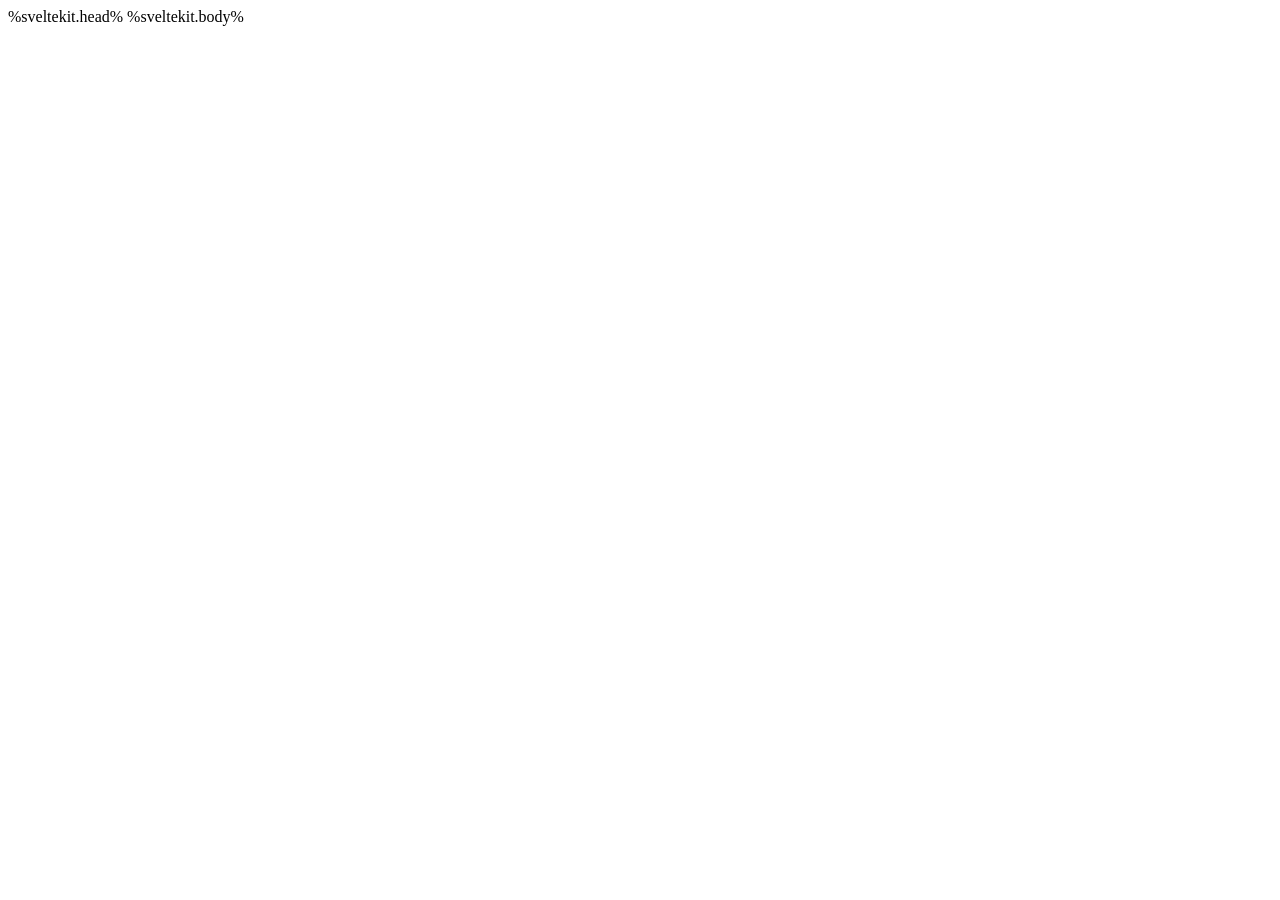
<file: tools/ui/src/app.html>
<!doctype html>
<html lang="en">
	<head>
		<meta charset="utf-8" />
		<link rel="icon" href="favicon.ico" sizes="48x48" />
		<link rel="icon" href="favicon.svg" sizes="any" type="image/svg+xml" />

		<link rel="apple-touch-icon" href="apple-touch-icon-180x180.png" />

		<link rel="manifest" href="./manifest.webmanifest" />

		<meta
			name="viewport"
			content="width=device-width, initial-scale=1, interactive-widget=resizes-content"
		/>
		%sveltekit.head%
	</head>

	<body data-sveltekit-preload-data="hover">
		<div style="display: contents">%sveltekit.body%</div>
	</body>
</html>
</file>
<file: site/style.css>
:root {
  --bg: #0d1117;
  --surface: #161b22;
  --border: #30363d;
  --text: #e6edf3;
  --text-muted: #8b949e;
  --accent: #58a6ff;
  --accent-hover: #79c0ff;
  --green: #3fb950;
  --red: #f85149;
  --yellow: #d29922;
}

* { margin: 0; padding: 0; box-sizing: border-box; }

body {
  font-family: -apple-system, BlinkMacSystemFont, "Segoe UI", Helvetica, Arial, sans-serif;
  background: var(--bg);
  color: var(--text);
  line-height: 1.6;
}

a { color: var(--accent); text-decoration: none; }
a:hover { color: var(--accent-hover); text-decoration: underline; }

/* ====== NAV ====== */
nav {
  background: var(--surface);
  border-bottom: 1px solid var(--border);
  padding: 0.75rem 2rem;
  display: flex;
  align-items: center;
  gap: 2rem;
  position: sticky;
  top: 0;
  z-index: 100;
}
nav .logo { font-weight: 700; font-size: 1.1rem; color: var(--text); text-decoration: none; }
nav .logo:hover { color: var(--accent); text-decoration: none; }
nav .links { display: flex; gap: 1.5rem; }
nav .links a { color: var(--text-muted); font-size: 0.9rem; }
nav .links a:hover, nav .links a.active { color: var(--text); text-decoration: none; }

.nav-toggle {
  display: none;
  background: none;
  border: 1px solid var(--border);
  color: var(--text);
  font-size: 1.2rem;
  padding: 0.25rem 0.5rem;
  border-radius: 4px;
  cursor: pointer;
  margin-left: auto;
}
.nav-toggle:hover { background: var(--border); }

/* ====== LAYOUT ====== */
.container { max-width: 960px; margin: 0 auto; padding: 2rem; }

h1 { font-size: 2rem; margin-bottom: 0.5rem; }
h2 { font-size: 1.4rem; margin: 3rem 0 1rem; border-bottom: 1px solid var(--border); padding-bottom: 0.5rem; }
h3 { font-size: 1.1rem; margin: 1.5rem 0 0.5rem; }
p { margin-bottom: 1rem; color: var(--text-muted); }
strong { color: var(--text); }

/* ====== HERO ====== */
.hero { text-align: center; padding: 3rem 2rem 2.25rem; max-width: 1080px; margin: 0 auto; }
.hero-kicker {
  display: inline-block;
  margin-bottom: 0.9rem;
  color: var(--accent);
  font-size: 0.78rem;
  font-weight: 700;
  letter-spacing: 0.12em;
  text-transform: uppercase;
}
.hero h1 {
  font-size: clamp(2rem, 3.2vw, 2.7rem);
  max-width: 860px;
  margin: 0 auto 1rem;
  line-height: 1.1;
  letter-spacing: -0.02em;
}
.hero-sub { font-size: 1.04rem; max-width: 760px; margin: 0 auto 1.1rem; line-height: 1.65; }
.hero-actions {
  display: flex;
  gap: 0.75rem;
  justify-content: center;
  flex-wrap: wrap;
  margin: 1.4rem 0 1.1rem;
}
.hero-badges { display: flex; gap: 0.5rem; justify-content: center; flex-wrap: wrap; }

.button-link {
  display: inline-flex;
  align-items: center;
  justify-content: center;
  min-width: 11rem;
  padding: 0.7rem 1rem;
  border-radius: 999px;
  border: 1px solid var(--border);
  background: rgba(22, 27, 34, 0.8);
  color: var(--text);
  font-size: 0.9rem;
  font-weight: 600;
  text-decoration: none;
}
.button-link:hover {
  background: rgba(88, 166, 255, 0.08);
  border-color: rgba(88, 166, 255, 0.45);
  color: var(--text);
  text-decoration: none;
}
.button-primary {
  background: rgba(88, 166, 255, 0.14);
  border-color: rgba(88, 166, 255, 0.45);
}

.badge {
  display: inline-block;
  padding: 0.25rem 0.75rem;
  border-radius: 1rem;
  font-size: 0.8rem;
  font-weight: 600;
}
.badge-green { background: rgba(63, 185, 80, 0.15); color: var(--green); }
.badge-blue { background: rgba(88, 166, 255, 0.15); color: var(--accent); }

/* ====== CARDS ====== */
.cards { display: grid; grid-template-columns: repeat(auto-fit, minmax(200px, 1fr)); gap: 1rem; margin: 1.5rem 0; }
.cards-2 { grid-template-columns: repeat(2, 1fr); }
.cards-3 { grid-template-columns: repeat(3, 1fr); }
.cards-4 { grid-template-columns: repeat(4, 1fr); }

.card {
  background: var(--surface);
  border: 1px solid var(--border);
  border-radius: 6px;
  padding: 1.25rem;
}
.card .label { font-size: 0.8rem; color: var(--text-muted); text-transform: uppercase; letter-spacing: 0.05em; }
.card .value { font-size: 1.6rem; font-weight: 700; margin-top: 0.25rem; }
.card .detail { font-size: 0.85rem; color: var(--text-muted); margin-top: 0.25rem; }

.card-problem { border-color: rgba(248, 81, 73, 0.3); }
.card-problem .label { color: var(--red); }

.section-note {
  margin: 1rem 0 1.5rem;
  padding: 0.85rem 1rem;
  border: 1px solid rgba(88, 166, 255, 0.2);
  border-radius: 6px;
  background: rgba(88, 166, 255, 0.05);
  color: var(--text-muted);
  font-size: 0.9rem;
}
.section-note a { color: var(--text); }
.section-note a:hover { color: var(--accent-hover); }

/* ====== TABLES ====== */
.table-wrap { overflow-x: auto; -webkit-overflow-scrolling: touch; margin: 1rem 0; }
.table-wrap table { margin: 0; }

table { width: 100%; border-collapse: collapse; margin: 1rem 0; font-size: 0.9rem; }
th, td { padding: 0.6rem 1rem; border-bottom: 1px solid var(--border); }
th { color: var(--text-muted); font-weight: 600; font-size: 0.75rem; text-transform: uppercase; letter-spacing: 0.06em; background: rgba(22,27,34,0.6); }
tbody tr:hover { background: rgba(88,166,255,0.04); }

/* ====== CODE ====== */
.code-block {
  background: var(--surface);
  border: 1px solid var(--border);
  border-radius: 6px;
  padding: 1.25rem;
  font-family: "SF Mono", "Fira Code", "Cascadia Code", monospace;
  font-size: 0.85rem;
  overflow-x: auto;
  margin: 1rem 0;
  white-space: pre;
  line-height: 1.5;
}
.code-comment { color: var(--text-muted); }
code { font-family: "SF Mono", "Fira Code", "Cascadia Code", monospace; font-size: 0.85em; background: rgba(88,166,255,0.1); padding: 0.15em 0.35em; border-radius: 3px; }

/* ====== FLOW DIAGRAM ====== */
.flow-diagram {
  display: flex;
  align-items: stretch;
  gap: 0;
  margin: 1.5rem 0;
  overflow-x: auto;
}
.flow-step {
  flex: 1;
  background: var(--surface);
  border: 1px solid var(--border);
  border-radius: 6px;
  padding: 1rem;
  min-width: 160px;
}
.flow-num {
  display: inline-flex;
  align-items: center;
  justify-content: center;
  width: 1.75rem;
  height: 1.75rem;
  border-radius: 50%;
  background: var(--accent);
  color: var(--bg);
  font-weight: 700;
  font-size: 0.85rem;
  margin-bottom: 0.5rem;
}
.flow-content strong { display: block; color: var(--text); margin-bottom: 0.25rem; }
.flow-content span { font-size: 0.85rem; color: var(--text-muted); }
.flow-arrow {
  display: flex;
  align-items: center;
  padding: 0 0.25rem;
  color: var(--text-muted);
  font-size: 1.2rem;
  flex-shrink: 0;
}
.flow-arrow::after { content: "\2192"; }

/* ====== ALGORITHM STAGES ====== */
.stage-list { margin: 1.5rem 0; }
.stage {
  background: var(--surface);
  border: 1px solid var(--border);
  border-radius: 6px;
  padding: 1rem 1.25rem;
  margin-bottom: 0.75rem;
}
.stage-header { display: flex; align-items: center; gap: 0.75rem; margin-bottom: 0.5rem; }
.stage-num {
  display: inline-flex;
  align-items: center;
  justify-content: center;
  width: 1.5rem;
  height: 1.5rem;
  border-radius: 50%;
  background: var(--accent);
  color: var(--bg);
  font-weight: 700;
  font-size: 0.75rem;
  flex-shrink: 0;
}
.stage-title { font-weight: 600; color: var(--text); }
.stage p { margin-bottom: 0; font-size: 0.9rem; }

/* ====== BUG HIGHLIGHTS ====== */
.bug-highlights { margin: 1.5rem 0; }
.bug-item {
  display: flex;
  gap: 0.75rem;
  padding: 0.75rem 0;
  border-bottom: 1px solid var(--border);
}
.bug-item:last-child { border-bottom: none; }
.bug-severity {
  flex-shrink: 0;
  font-size: 0.7rem;
  font-weight: 700;
  text-transform: uppercase;
  letter-spacing: 0.05em;
  padding: 0.2rem 0.5rem;
  border-radius: 3px;
  height: fit-content;
  margin-top: 0.15rem;
}
.bug-critical { background: rgba(248, 81, 73, 0.15); color: var(--red); }
.bug-major { background: rgba(210, 153, 34, 0.15); color: var(--yellow); }
.bug-item strong { display: block; color: var(--text); font-size: 0.9rem; }
.bug-desc { color: var(--text-muted); font-size: 0.85rem; }

/* ====== HEADLINE RESULT ====== */
.headline-result {
  display: flex;
  align-items: center;
  gap: 2rem;
  background: var(--surface);
  border: 2px solid var(--accent);
  border-radius: 8px;
  padding: 2rem;
  margin-bottom: 2rem;
}
.headline-stat { text-align: center; flex-shrink: 0; }
.headline-value {
  font-size: 3.5rem;
  font-weight: 800;
  color: var(--accent);
  line-height: 1;
}
.headline-label {
  font-size: 0.85rem;
  text-transform: uppercase;
  letter-spacing: 0.1em;
  color: var(--text-muted);
  margin-top: 0.25rem;
}
.headline-detail p {
  margin: 0;
  font-size: 1.05rem;
  line-height: 1.7;
  color: var(--text-muted);
}
.headline-detail strong { color: var(--text); }

/* ====== CHART ====== */
.chart-container {
  background: var(--surface);
  border: 1px solid var(--border);
  border-radius: 6px;
  padding: 1rem;
  margin: 1rem 0;
}

/* ====== FOOTER ====== */
footer {
  border-top: 1px solid var(--border);
  padding: 2rem;
  text-align: center;
  color: var(--text-muted);
  font-size: 0.85rem;
  margin-top: 4rem;
}
footer p { margin-bottom: 0.5rem; }
footer p:last-child { margin-bottom: 0; }

/* ====== RESPONSIVE ====== */
@media (max-width: 768px) {
  nav { flex-wrap: wrap; padding: 0.75rem 1rem; }
  .nav-toggle { display: block; }
  nav .links {
    display: none;
    flex-direction: column;
    width: 100%;
    gap: 0.5rem;
    padding-top: 0.75rem;
  }
  nav .links.open { display: flex; }
  nav .links a { padding: 0.4rem 0; }

  .hero { padding: 2rem 1rem; }
  .hero h1 { font-size: 1.75rem; }
  .hero-sub { font-size: 1rem; }
  .hero-actions { flex-direction: column; align-items: stretch; }
  .button-link { width: 100%; min-width: 0; }

  .container { padding: 1rem; }
  h1 { font-size: 1.6rem; }
  h2 { font-size: 1.2rem; margin-top: 2rem; }

  .headline-result { flex-direction: column; text-align: center; padding: 1.5rem; }
  .headline-value { font-size: 2.5rem; }
  .cards, .cards-2, .cards-3, .cards-4 { grid-template-columns: 1fr 1fr !important; }
  .flow-diagram { flex-direction: column; }
  .flow-arrow { padding: 0.25rem 0; justify-content: center; }
  .flow-arrow::after { content: "\2193"; }

  table { font-size: 0.8rem; }
  th, td { padding: 0.4rem 0.5rem; }

  .bug-item { flex-direction: column; gap: 0.5rem; }
}

@media (max-width: 480px) {
  .cards, .cards-2, .cards-3, .cards-4 { grid-template-columns: 1fr !important; }
  .hero h1 { font-size: 1.45rem; }
}
</file>
